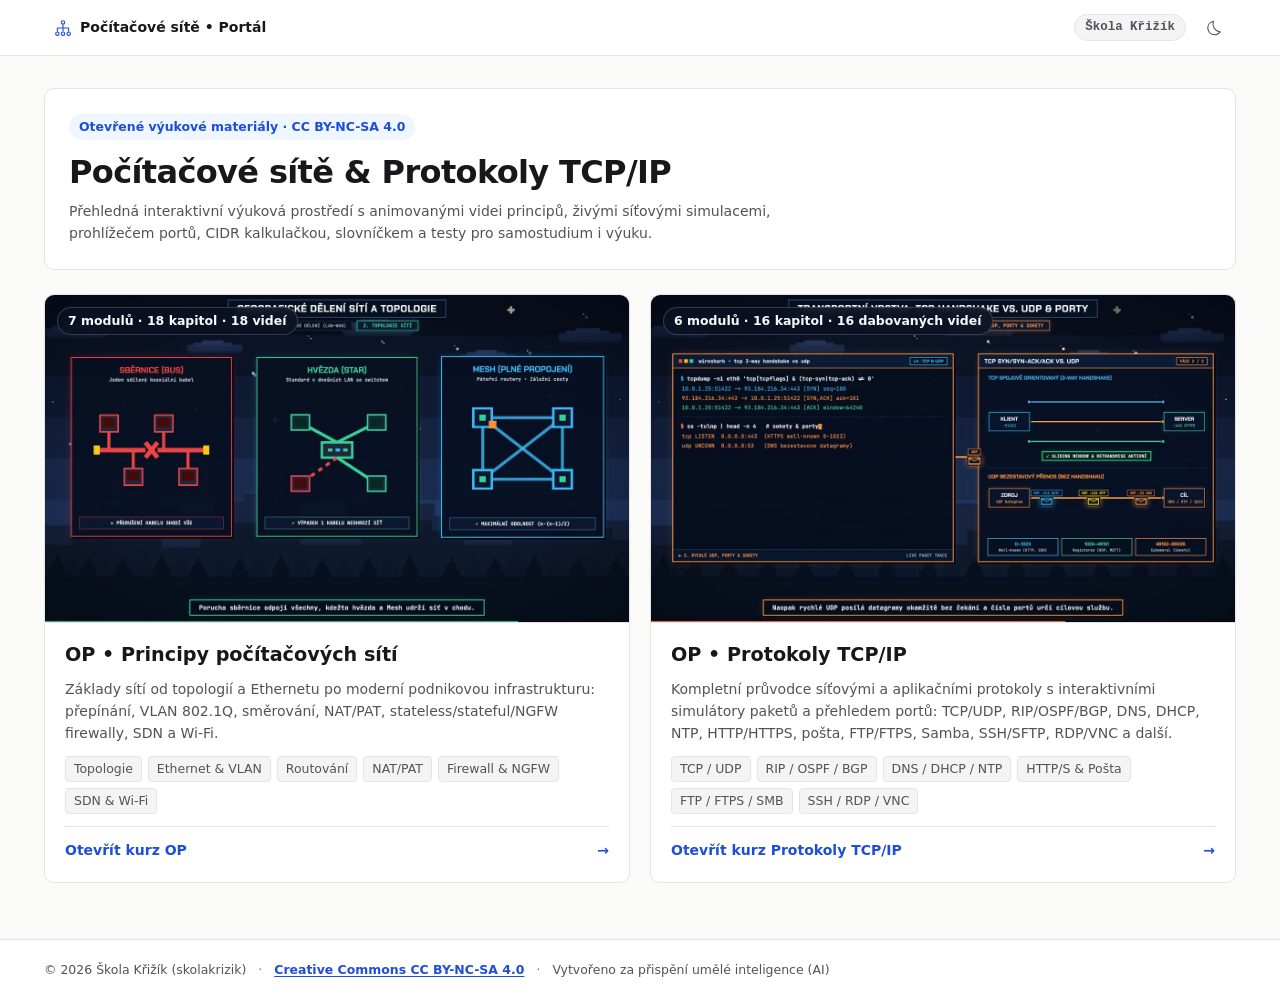
<file: index.html>
<!DOCTYPE html>
<html lang="cs">
<head>
  <meta charset="UTF-8" />
  <meta name="viewport" content="width=device-width, initial-scale=1.0" />
  <title>Počítačové sítě &amp; Protokoly TCP/IP • Škola Křižík</title>
  <meta name="description" content="Interaktivní výukový portál počítačových sítí a protokolů TCP/IP pod licencí Creative Commons CC BY-NC-SA 4.0." />
  <script>
    (function () {
      try {
        var t = window.localStorage.getItem('portal_theme') || window.localStorage.getItem('op4_theme') || window.localStorage.getItem('tcpip_theme');
        if (t === 'dark') {
          document.documentElement.setAttribute('data-theme', 'dark');
        }
      } catch (e) {}
    })();
  </script>
  <link rel="stylesheet" href="op/css/styles.css" />
  <style>
    .portal-main {
      max-width: var(--dashboard-max, 1240px);
      margin: 0 auto;
      padding: var(--space-8) var(--space-6) var(--space-6);
      min-height: calc(100vh - var(--topbar-height) - 108px);
    }

    .portal-hero {
      background-color: var(--bg-surface);
      border: 1px solid var(--border-subtle);
      border-radius: var(--radius-lg);
      padding: var(--space-6);
      margin-bottom: var(--space-6);
    }

    .portal-kicker {
      display: inline-flex;
      align-items: center;
      gap: 6px;
      padding: 3px 10px;
      border-radius: 999px;
      background-color: var(--accent-soft);
      color: var(--accent);
      font-size: var(--text-xs);
      font-weight: 600;
      margin-bottom: var(--space-3);
    }

    .portal-title {
      margin: 0 0 var(--space-2);
      font-size: clamp(1.45rem, 2.6vw, 2rem);
      font-weight: 700;
      letter-spacing: -0.02em;
      color: var(--text-primary);
    }

    .portal-subtitle {
      margin: 0;
      max-width: 760px;
      color: var(--text-secondary);
      font-size: var(--text-sm);
      line-height: 1.6;
    }

    .portal-grid {
      display: grid;
      grid-template-columns: repeat(2, minmax(0, 1fr));
      gap: var(--space-5);
    }

    .portal-card {
      display: flex;
      flex-direction: column;
      background-color: var(--bg-surface);
      border: 1px solid var(--border-subtle);
      border-radius: var(--radius-lg);
      overflow: hidden;
      text-decoration: none;
      color: inherit;
      transition: border-color 0.16s ease, box-shadow 0.16s ease, transform 0.16s ease;
    }

    .portal-card:hover {
      border-color: var(--accent);
      box-shadow: var(--shadow-hover);
      transform: translateY(-2px);
    }

    .portal-thumb {
      position: relative;
      aspect-ratio: 16 / 9;
      background-color: #091326;
      overflow: hidden;
      border-bottom: 1px solid var(--border-subtle);
    }

    .portal-thumb img {
      width: 100%;
      height: 100%;
      object-fit: cover;
      display: block;
    }

    .portal-thumb-badge {
      position: absolute;
      left: var(--space-3);
      top: var(--space-3);
      padding: 3px 10px;
      border-radius: 999px;
      background-color: rgba(10, 18, 35, 0.86);
      border: 1px solid rgba(255, 255, 255, 0.18);
      color: #f8fafc;
      font-size: var(--text-xs);
      font-weight: 600;
      backdrop-filter: blur(4px);
    }

    .portal-card-body {
      padding: var(--space-5);
      display: flex;
      flex-direction: column;
      gap: var(--space-3);
      flex: 1 1 auto;
    }

    .portal-card-title {
      margin: 0;
      font-size: 1.2rem;
      font-weight: 700;
      color: var(--text-primary);
    }

    .portal-card-desc {
      margin: 0;
      font-size: var(--text-sm);
      color: var(--text-secondary);
      line-height: 1.55;
      flex: 1 1 auto;
    }

    .portal-tags {
      display: flex;
      flex-wrap: wrap;
      gap: 6px;
    }

    .portal-tag {
      font-size: var(--text-xs);
      padding: 2px 8px;
      border-radius: var(--radius-sm);
      background-color: var(--bg-subtle);
      border: 1px solid var(--border-subtle);
      color: var(--text-secondary);
      font-weight: 500;
    }

    .portal-card-cta {
      display: flex;
      align-items: center;
      justify-content: space-between;
      padding-top: var(--space-3);
      border-top: 1px solid var(--border-subtle);
      font-size: var(--text-sm);
      font-weight: 600;
      color: var(--accent);
    }

    @media (max-width: 820px) {
      .portal-main {
        padding: var(--space-5) var(--space-4);
      }

      .portal-grid {
        grid-template-columns: 1fr;
      }
    }
  </style>
</head>
<body>
  <header class="topbar" role="banner">
    <div class="topbar-inner">
      <div class="topbar-left">
        <span class="brand-btn" style="cursor:default;">
          <span id="portal-brand-icon" class="brand-icon" aria-hidden="true"></span>
          <span class="brand-title">Počítačové sítě • Portál</span>
        </span>
      </div>
      <div class="topbar-right">
        <span class="topbar-progress-pill">Škola Křižík</span>
        <button
          type="button"
          id="portal-theme-toggle"
          class="icon-btn"
          aria-pressed="false"
          aria-label="Přepnout barevný režim"
          title="Přepnout světlý / tmavý režim"
        >
          <span id="portal-theme-icon" class="icon-slot" aria-hidden="true"></span>
        </button>
      </div>
    </div>
  </header>

  <main class="portal-main">
    <section class="portal-hero" aria-label="Úvod portálu">
      <div class="portal-kicker">Otevřené výukové materiály · CC BY-NC-SA 4.0</div>
      <h1 class="portal-title">Počítačové sítě &amp; Protokoly TCP/IP</h1>
      <p class="portal-subtitle">
        Přehledná interaktivní výuková prostředí s animovanými videi principů, živými síťovými simulacemi, prohlížečem portů, CIDR kalkulačkou, slovníčkem a testy pro samostudium i výuku.
      </p>
    </section>

    <section class="portal-grid" aria-label="Dostupné kurzy">
      <a class="portal-card" href="./op/">
        <div class="portal-thumb">
          <img src="./op/media/posters/topologies-lan-wan.jpg" alt="Náhled kurzu OP — Obecné principy počítačových sítí" loading="eager" />
          <span class="portal-thumb-badge">7 modulů · 18 kapitol · 18 videí</span>
        </div>
        <div class="portal-card-body">
          <h2 class="portal-card-title">OP • Principy počítačových sítí</h2>
          <p class="portal-card-desc">
            Základy sítí od topologií a Ethernetu po moderní podnikovou infrastrukturu: přepínání, VLAN 802.1Q, směrování, NAT/PAT, stateless/stateful/NGFW firewally, SDN a Wi-Fi.
          </p>
          <div class="portal-tags">
            <span class="portal-tag">Topologie</span>
            <span class="portal-tag">Ethernet &amp; VLAN</span>
            <span class="portal-tag">Routování</span>
            <span class="portal-tag">NAT/PAT</span>
            <span class="portal-tag">Firewall &amp; NGFW</span>
            <span class="portal-tag">SDN &amp; Wi-Fi</span>
          </div>
          <div class="portal-card-cta">
            <span>Otevřít kurz OP</span>
            <span id="cta-arrow-1" aria-hidden="true">→</span>
          </div>
        </div>
      </a>

      <a class="portal-card" href="./tcp-ip-protokoly/">
        <div class="portal-thumb">
          <img src="./tcp-ip-protokoly/media/posters/tcp-udp-handshake.jpg" alt="Náhled kurzu OP — Protokoly TCP/IP" loading="eager" />
          <span class="portal-thumb-badge">6 modulů · 16 kapitol · 16 dabovaných videí</span>
        </div>
        <div class="portal-card-body">
          <h2 class="portal-card-title">OP • Protokoly TCP/IP</h2>
          <p class="portal-card-desc">
            Kompletní průvodce síťovými a aplikačními protokoly s interaktivními simulátory paketů a přehledem portů: TCP/UDP, RIP/OSPF/BGP, DNS, DHCP, NTP, HTTP/HTTPS, pošta, FTP/FTPS, Samba, SSH/SFTP, RDP/VNC a další.
          </p>
          <div class="portal-tags">
            <span class="portal-tag">TCP / UDP</span>
            <span class="portal-tag">RIP / OSPF / BGP</span>
            <span class="portal-tag">DNS / DHCP / NTP</span>
            <span class="portal-tag">HTTP/S &amp; Pošta</span>
            <span class="portal-tag">FTP / FTPS / SMB</span>
            <span class="portal-tag">SSH / RDP / VNC</span>
          </div>
          <div class="portal-card-cta">
            <span>Otevřít kurz Protokoly TCP/IP</span>
            <span id="cta-arrow-2" aria-hidden="true">→</span>
          </div>
        </div>
      </a>
    </section>
  </main>

  <footer class="site-footer" role="contentinfo">
    <div class="site-footer-inner">
      <div class="site-footer-meta">
        <span>© 2026 Škola Křižík (skolakrizik)</span>
        <span class="site-footer-sep" aria-hidden="true">·</span>
        <a class="site-footer-link" href="https://creativecommons.org/licenses/by-nc-sa/4.0/deed.cs" target="_blank" rel="noopener noreferrer">Creative Commons CC BY-NC-SA 4.0</a>
        <span class="site-footer-sep" aria-hidden="true">·</span>
        <span>Vytvořeno za přispění umělé inteligence (AI)</span>
      </div>
    </div>
  </footer>

  <script src="op/js/carbon-icons.js"></script>
  <script>
    (function () {
      var brand = document.getElementById('portal-brand-icon');
      if (brand && window.CarbonIcons) {
        brand.innerHTML = window.CarbonIcons.render('network', { size: 18 });
      }
      var themeBtn = document.getElementById('portal-theme-toggle');
      var themeIcon = document.getElementById('portal-theme-icon');
      function syncThemeUi() {
        var dark = document.documentElement.getAttribute('data-theme') === 'dark';
        if (themeBtn) themeBtn.setAttribute('aria-pressed', dark ? 'true' : 'false');
        if (themeIcon && window.CarbonIcons) {
          themeIcon.innerHTML = window.CarbonIcons.render(dark ? 'sun' : 'moon', { size: 18 });
        }
      }
      syncThemeUi();
      if (themeBtn) {
        themeBtn.addEventListener('click', function () {
          var nextDark = document.documentElement.getAttribute('data-theme') !== 'dark';
          if (nextDark) document.documentElement.setAttribute('data-theme', 'dark');
          else document.documentElement.removeAttribute('data-theme');
          try {
            var val = nextDark ? 'dark' : 'light';
            window.localStorage.setItem('portal_theme', val);
            window.localStorage.setItem('op4_theme', val);
            window.localStorage.setItem('tcpip_theme', val);
          } catch (e) {}
          syncThemeUi();
        });
      }
    })();
  </script>
</body>
</html>
</file>
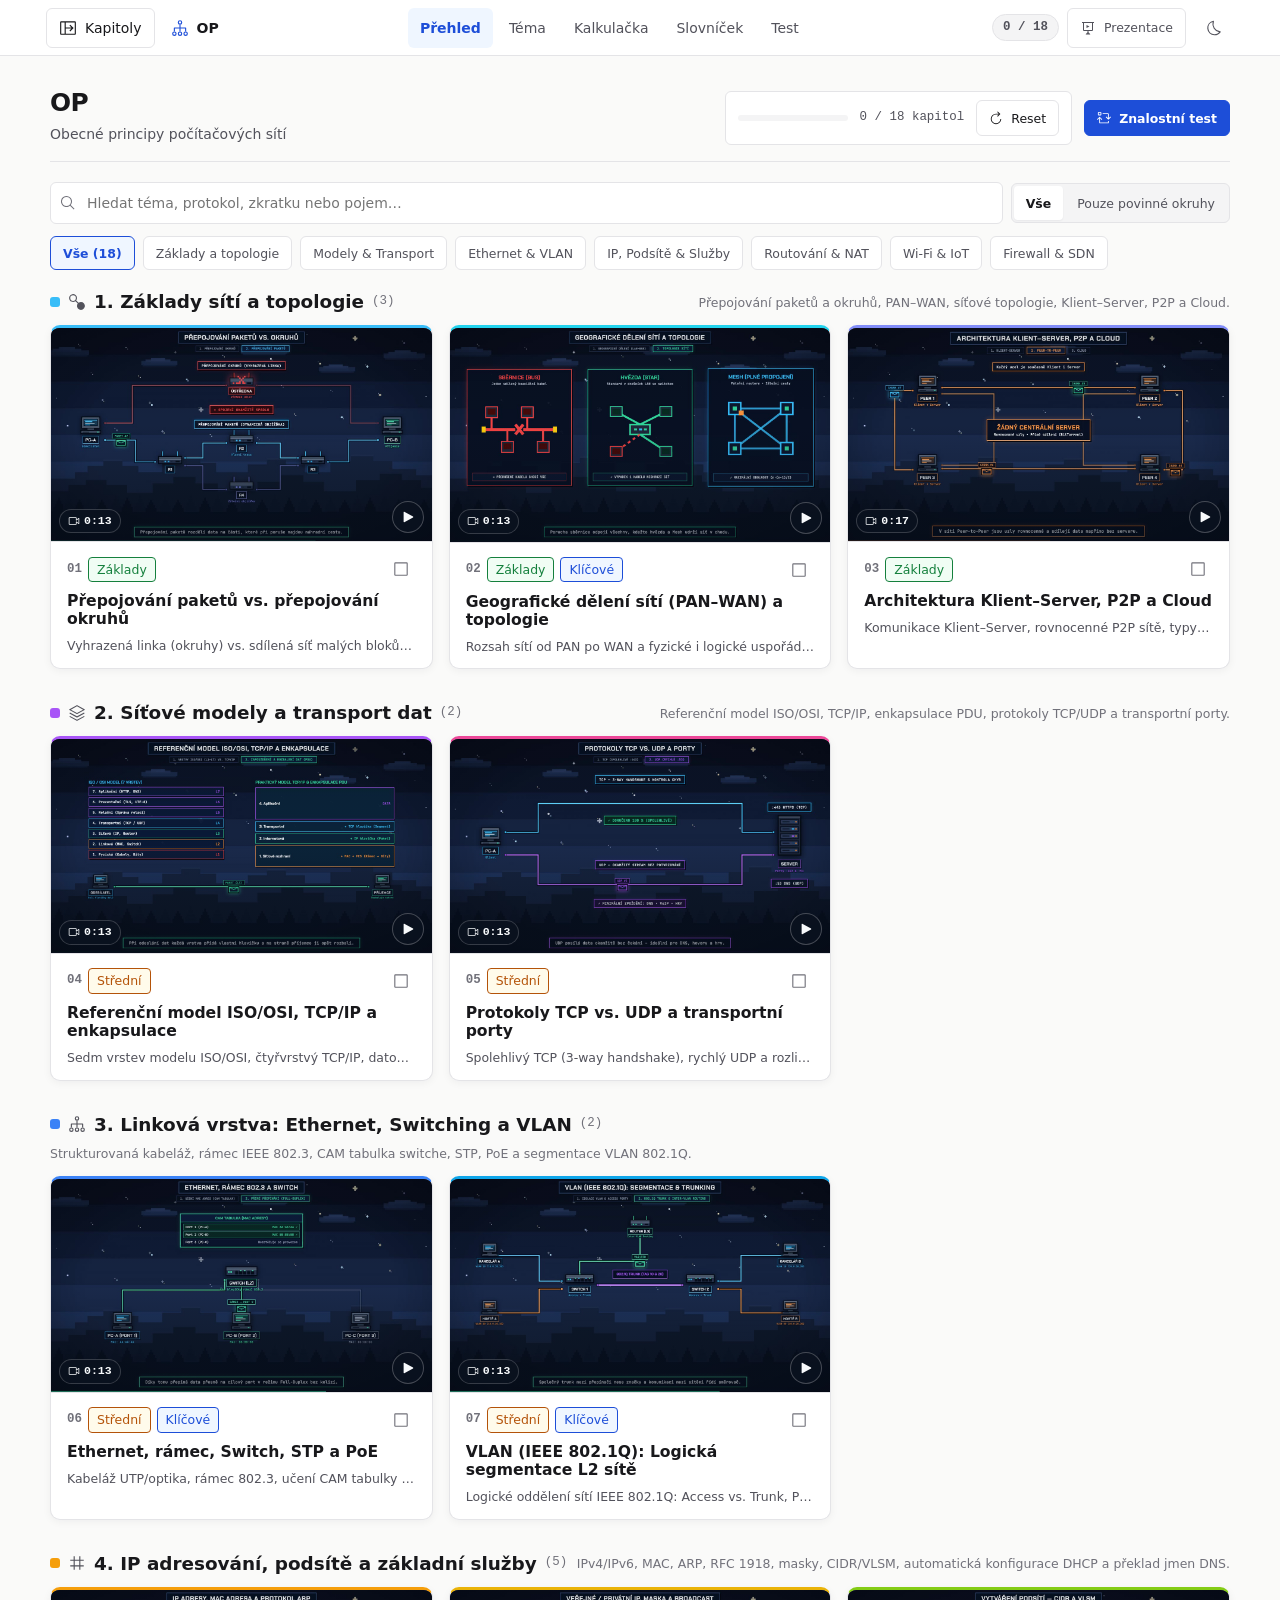
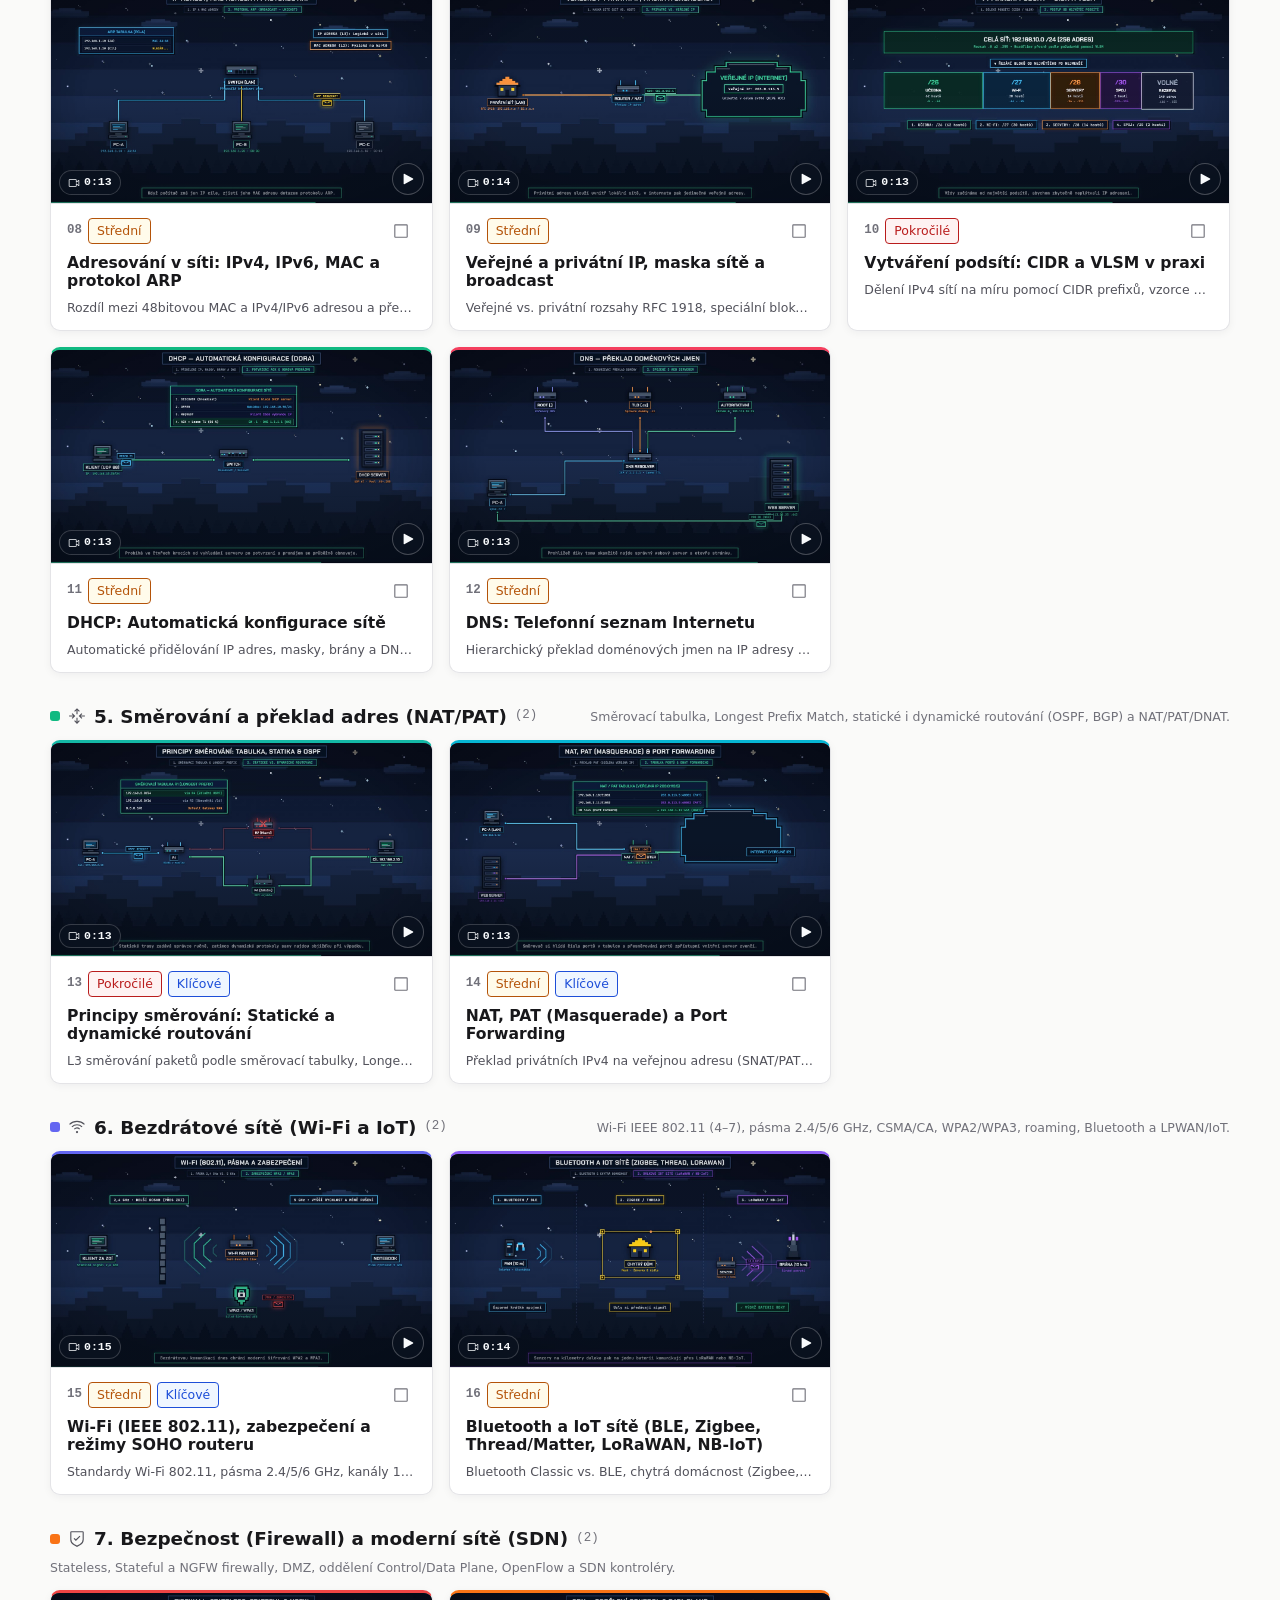
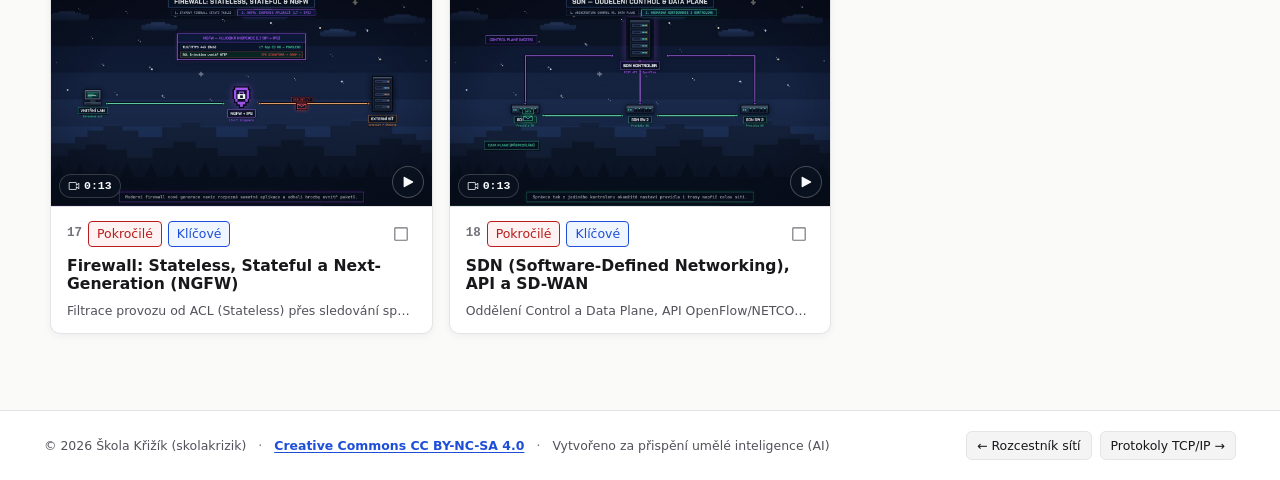
<file: op/index.html>
<!DOCTYPE html>
<html lang="cs">
<head>
  <meta charset="UTF-8" />
  <meta name="viewport" content="width=device-width, initial-scale=1.0" />
  <title>OP • Obecné principy počítačových sítí</title>
  <meta name="description" content="Přehledný výukový dashboard pro obecné principy počítačových sítí: topologie, Ethernet, VLAN, routování, NAT/PAT, firewall, SDN a Wi-Fi." />
  <script>
    (function () {
      try {
        var savedTheme = window.localStorage.getItem('op4_theme');
        if (savedTheme === 'dark') {
          document.documentElement.setAttribute('data-theme', 'dark');
        }
        var rawPrefs = window.localStorage.getItem('op4_prefs');
        if (rawPrefs) {
          var prefs = JSON.parse(rawPrefs);
          if (prefs && prefs.presentationMode === true) {
            document.documentElement.setAttribute('data-presentation', 'true');
          }
        }
      } catch (e) {
        /* localStorage může být v některých sandbox režimech nedostupný */
      }
    })();
  </script>
  <link rel="stylesheet" href="css/styles.css" />
</head>
<body>
  <a href="#view-root" class="skip-link">Přeskočit na obsah</a>

  <header class="topbar" role="banner">
    <div class="topbar-inner">
      <div class="topbar-left">
        <button
          type="button"
          id="drawer-toggle"
          class="btn-drawer-toggle"
          aria-expanded="false"
          aria-controls="topic-drawer"
          aria-label="Otevřít seznam kapitol"
        >
          <span id="drawer-toggle-icon" class="icon-slot" aria-hidden="true"></span>
          <span>Kapitoly</span>
        </button>

        <button type="button" class="brand-btn" data-nav="dashboard" aria-label="Přejít na přehled kapitol">
          <span id="brand-icon-slot" class="brand-icon" aria-hidden="true"></span>
          <span class="brand-title">OP</span>
        </button>
      </div>

      <nav class="main-nav" aria-label="Hlavní navigace">
        <button type="button" class="nav-link is-active" data-nav="dashboard">Přehled</button>
        <button type="button" class="nav-link" data-nav="topic">Téma</button>
        <button type="button" class="nav-link" data-nav="calc">Kalkulačka</button>
        <button type="button" class="nav-link" data-nav="glossary">Slovníček</button>
        <button type="button" class="nav-link" data-nav="test">Test</button>
      </nav>

      <div class="topbar-right">
        <span id="topbar-progress" class="topbar-progress-pill" aria-label="Celkový postup">0 / 18</span>
        <button
          type="button"
          id="presentation-toggle"
          class="btn-presentation-toggle"
          aria-pressed="false"
          aria-label="Přepnout prezentační režim"
          title="Přepnout prezentační / široký režim"
        >
          <span id="presentation-icon" class="icon-slot" aria-hidden="true"></span>
          <span class="btn-presentation-label">Prezentace</span>
        </button>
        <button
          type="button"
          id="theme-toggle"
          class="icon-btn"
          aria-pressed="false"
          aria-label="Přepnout barevný režim"
          title="Přepnout světlý / tmavý režim"
        >
          <span id="theme-icon" class="icon-slot" aria-hidden="true"></span>
        </button>
      </div>
    </div>
  </header>

  <aside id="topic-drawer" class="topic-drawer" aria-label="Seznam témat" hidden>
    <div class="drawer-head">
      <div>
        <div class="drawer-title">Témata OP</div>
        <div id="drawer-progress-text" class="drawer-sub">0 z 18 kapitol splněno</div>
      </div>
      <button type="button" id="drawer-close" class="icon-btn" aria-label="Zavřít seznam témat">
        <span id="drawer-close-icon" class="icon-slot" aria-hidden="true"></span>
      </button>
    </div>

    <div class="drawer-search">
      <span id="drawer-search-icon" class="drawer-search-icon" aria-hidden="true"></span>
      <input
        type="search"
        id="drawer-search-input"
        class="input drawer-search-input"
        placeholder="Najít téma…"
        aria-label="Najít téma v přehledu"
      />
      <button
        type="button"
        id="drawer-search-clear"
        class="drawer-search-clear"
        aria-label="Vymazat hledání"
        hidden
      >
        <span id="drawer-search-clear-icon" class="icon-slot" aria-hidden="true"></span>
      </button>
    </div>

    <div id="drawer-tree" class="drawer-tree" role="navigation" aria-label="Kapitoly podle okruhů"></div>
  </aside>

  <div id="drawer-overlay" class="drawer-overlay" hidden></div>

  <main id="view-root" class="page-main" tabindex="-1">
    <div class="state-box" role="status" aria-live="polite">
      <h1>Načítání…</h1>
      <p class="muted">OP — Připravuji přehled obecných principů počítačových sítí.</p>
    </div>
    <noscript>
      <div class="state-box">
        <h2>Vyžadován JavaScript</h2>
        <p>Pro interaktivní ukázky, trenažéry a kvízy prosím povolte JavaScript v prohlížeči.</p>
      </div>
    </noscript>
  </main>

  <footer class="site-footer" role="contentinfo">
    <div class="site-footer-inner">
      <div class="site-footer-meta">
        <span>© 2026 Škola Křižík (skolakrizik)</span>
        <span class="site-footer-sep" aria-hidden="true">·</span>
        <a class="site-footer-link" href="https://creativecommons.org/licenses/by-nc-sa/4.0/deed.cs" target="_blank" rel="noopener noreferrer">Creative Commons CC BY-NC-SA 4.0</a>
        <span class="site-footer-sep" aria-hidden="true">·</span>
        <span>Vytvořeno za přispění umělé inteligence (AI)</span>
      </div>
      <nav id="portal-footer-nav" class="site-footer-portal-nav" aria-label="Přepnutí kurzu" hidden>
        <a class="site-footer-nav-pill" href="../">← Rozcestník sítí</a>
        <a class="site-footer-nav-pill" href="../tcp-ip-protokoly/">Protokoly TCP/IP →</a>
      </nav>
    </div>
    <script>
      (function () {
        var p = window.location.pathname || '';
        var nav = document.getElementById('portal-footer-nav');
        if (nav && (p.indexOf('/op/') !== -1 || p.indexOf('/op4-basics/') !== -1 || p.indexOf('/tcp-ip-protokoly/') !== -1)) {
          nav.hidden = false;
        }
      })();
    </script>
  </footer>

  <nav class="mobile-bottom-nav" aria-label="Mobilní navigace">
    <button type="button" class="mobile-nav-btn is-active" data-nav="dashboard">
      <span class="mobile-nav-icon" data-mobile-icon="table-of-contents" aria-hidden="true"></span>
      <span>Přehled</span>
    </button>
    <button type="button" class="mobile-nav-btn" data-nav="topic">
      <span class="mobile-nav-icon" data-mobile-icon="education" aria-hidden="true"></span>
      <span>Téma</span>
    </button>
    <button type="button" class="mobile-nav-btn" data-nav="calc">
      <span class="mobile-nav-icon" data-mobile-icon="calculator--check" aria-hidden="true"></span>
      <span>CIDR</span>
    </button>
    <button type="button" class="mobile-nav-btn" data-nav="glossary">
      <span class="mobile-nav-icon" data-mobile-icon="data-dictionary" aria-hidden="true"></span>
      <span>Slovníček</span>
    </button>
    <button type="button" class="mobile-nav-btn" data-nav="test">
      <span class="mobile-nav-icon" data-mobile-icon="exam-mode" aria-hidden="true"></span>
      <span>Test</span>
    </button>
  </nav>

  <div id="app-modal" class="modal-backdrop" hidden role="dialog" aria-modal="true" aria-labelledby="modal-title">
    <div class="modal-dialog" role="document">
      <div class="modal-header">
        <div>
          <div id="modal-badge" class="modal-kicker">Slovníček</div>
          <h2 id="modal-title" class="modal-title">Pojem</h2>
        </div>
        <button type="button" id="modal-close" class="icon-btn" aria-label="Zavřít okno">
          <span id="modal-close-icon" class="icon-slot" aria-hidden="true"></span>
        </button>
      </div>
      <div id="modal-body" class="modal-body"></div>
      <div id="modal-footer" class="modal-footer"></div>
    </div>
  </div>

  <div id="toast-region" class="toast-region" aria-live="polite" aria-atomic="true"></div>

  <script src="js/carbon-icons.js"></script>
  <script src="js/data-part1.js"></script>
  <script src="js/data-part2.js"></script>
  <script src="js/data.js"></script>
  <script src="js/visuals.js"></script>
  <script src="js/app.js"></script>
</body>
</html>
</file>
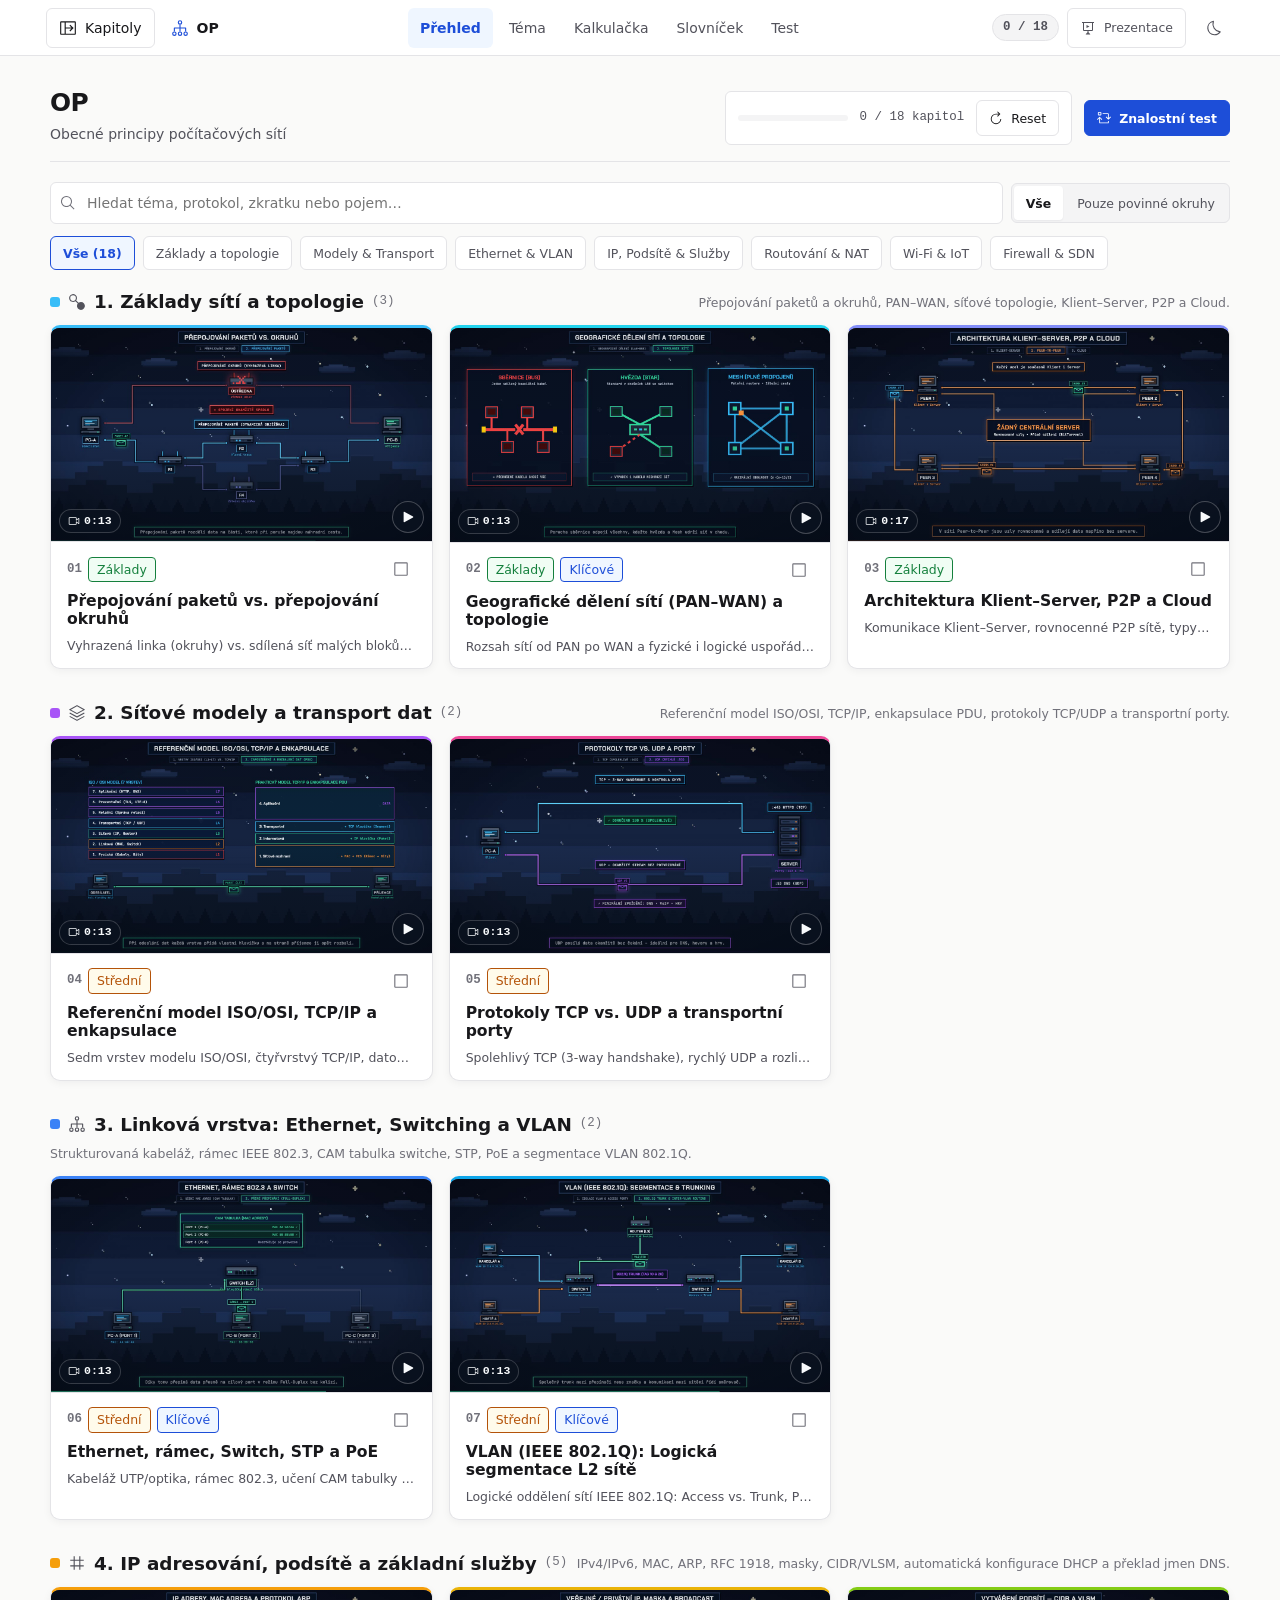
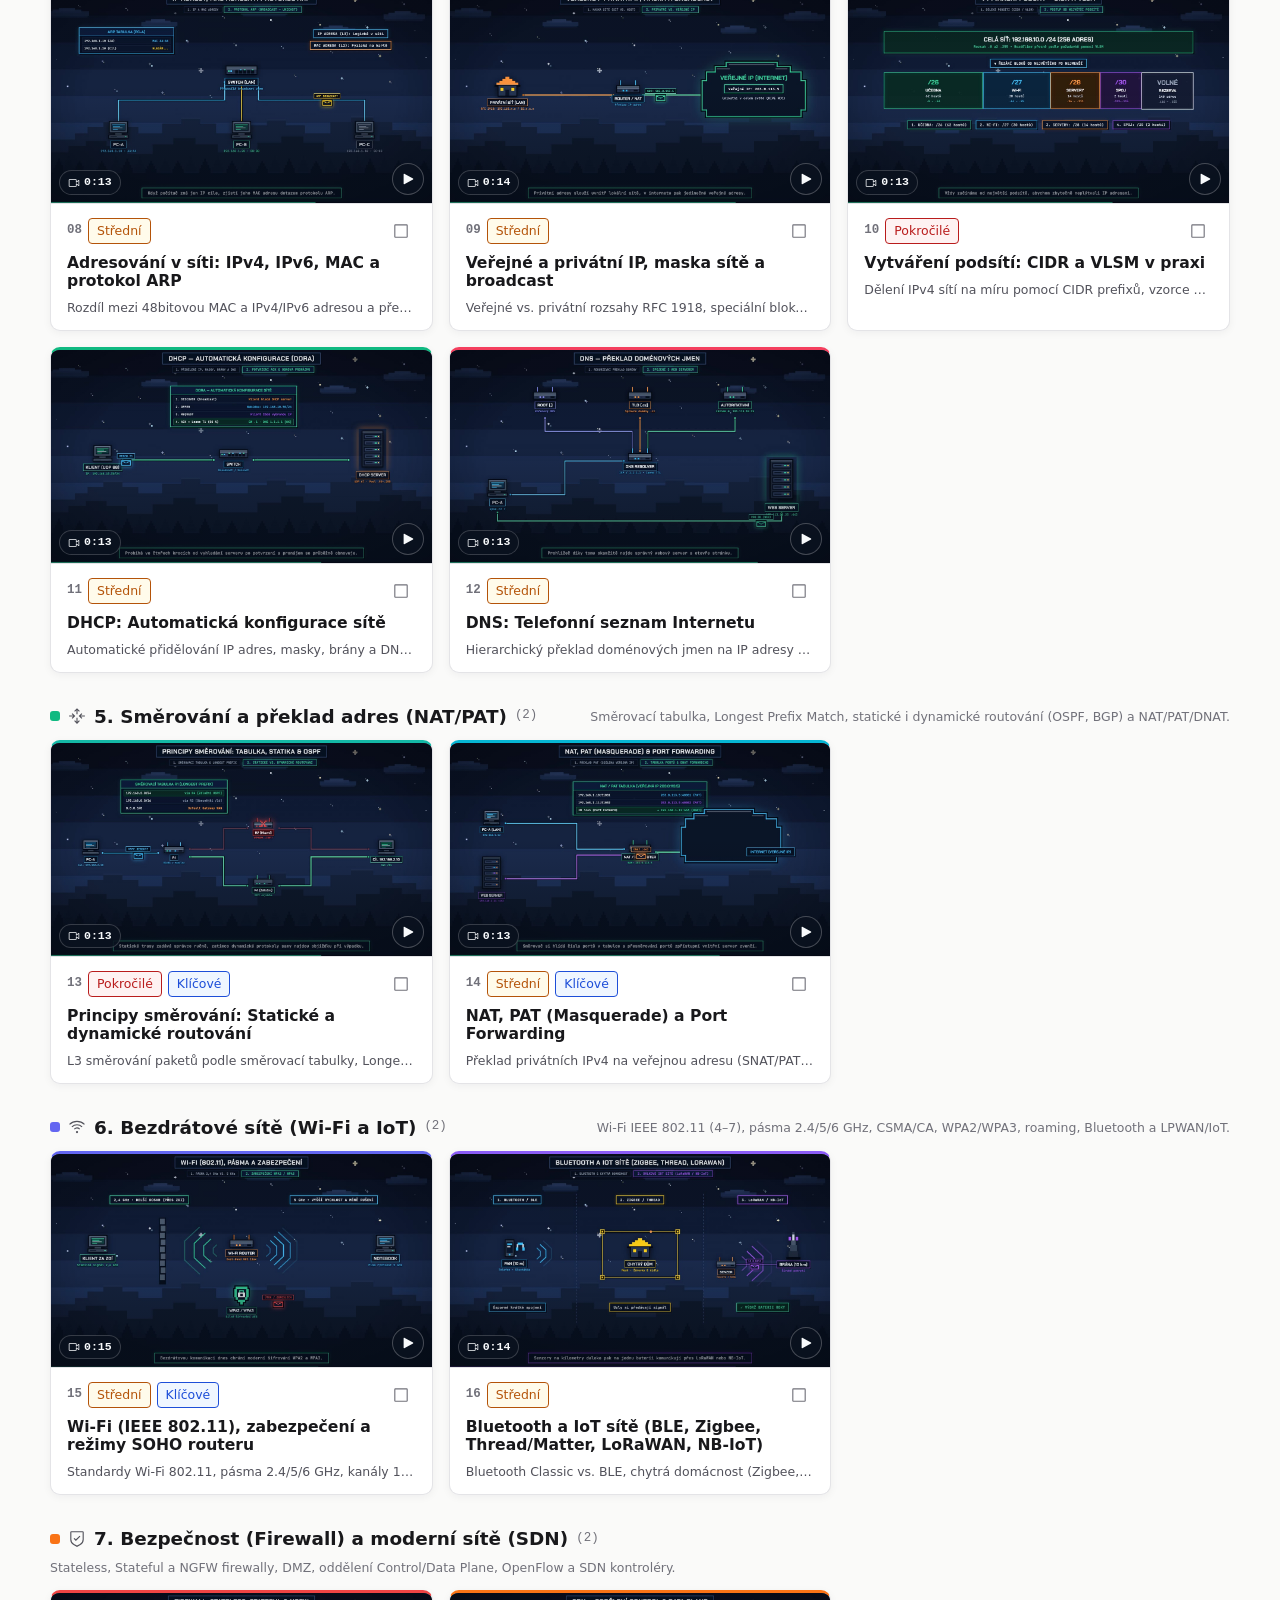
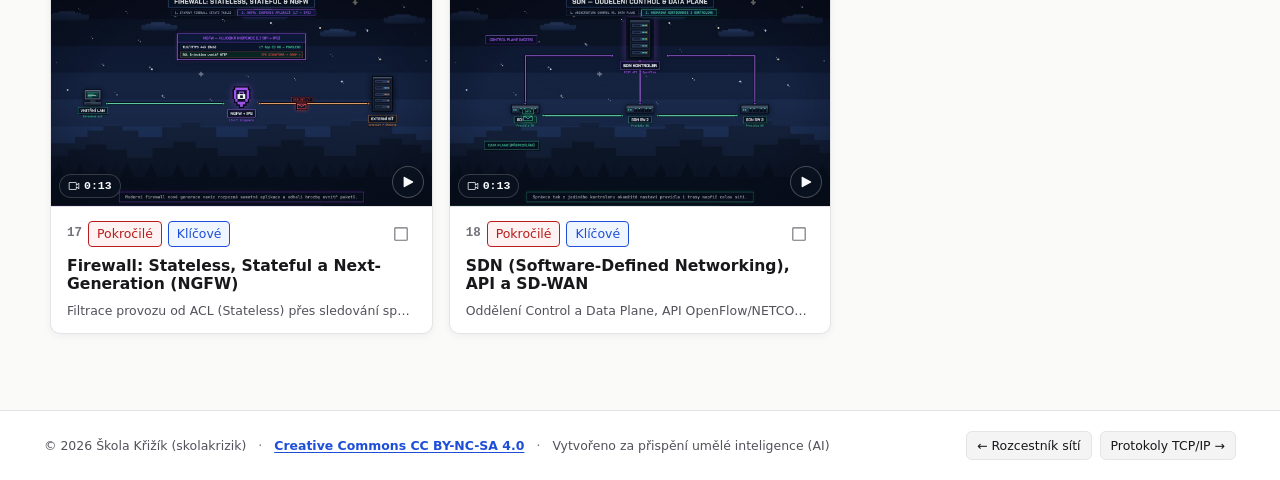
<file: op4-basics/index.html>
<!DOCTYPE html>
<html lang="cs">
<head>
  <meta charset="UTF-8" />
  <meta http-equiv="refresh" content="0; url=../op/" />
  <title>Přesměrování na OP</title>
  <script>window.location.replace('../op/' + (window.location.hash || ''));</script>
</head>
<body>
  <p>Kurz byl přesunut na <a href="../op/">OP • Principy počítačových sítí</a>.</p>
</body>
</html>
</file>
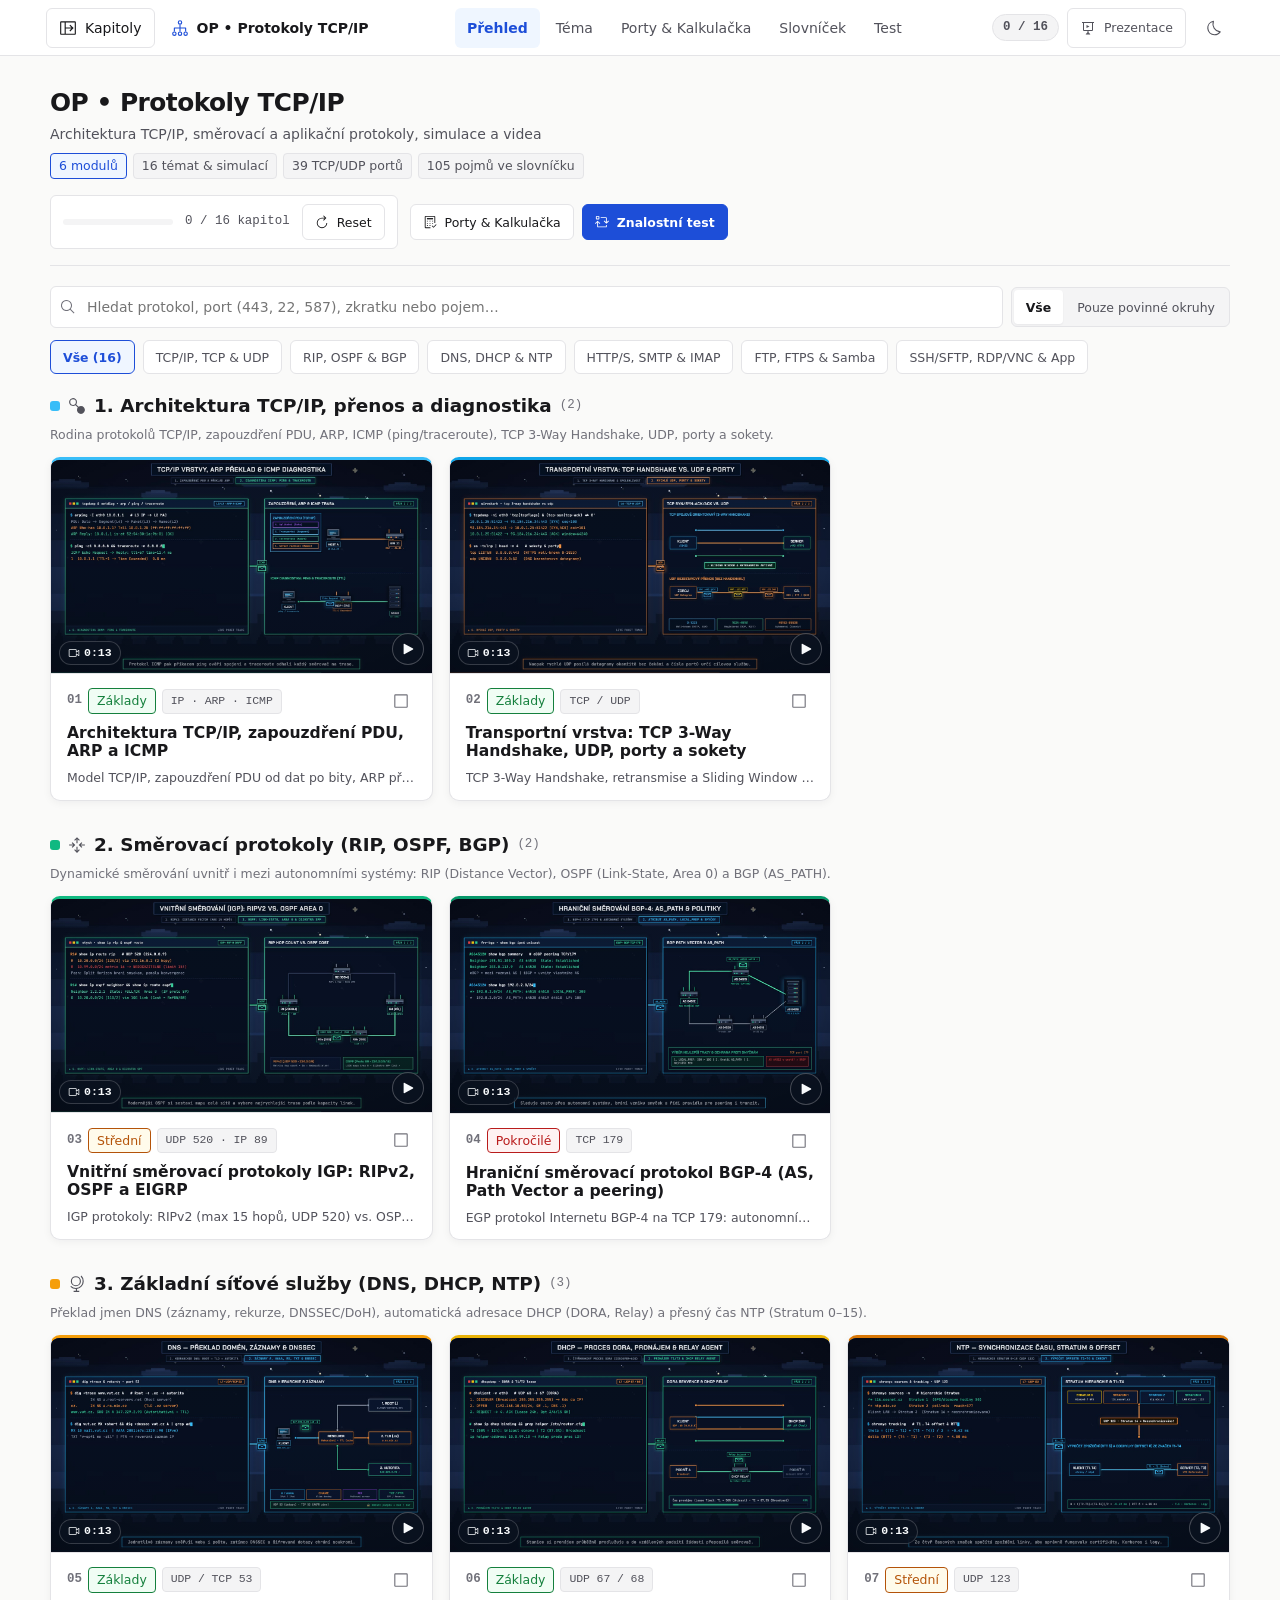
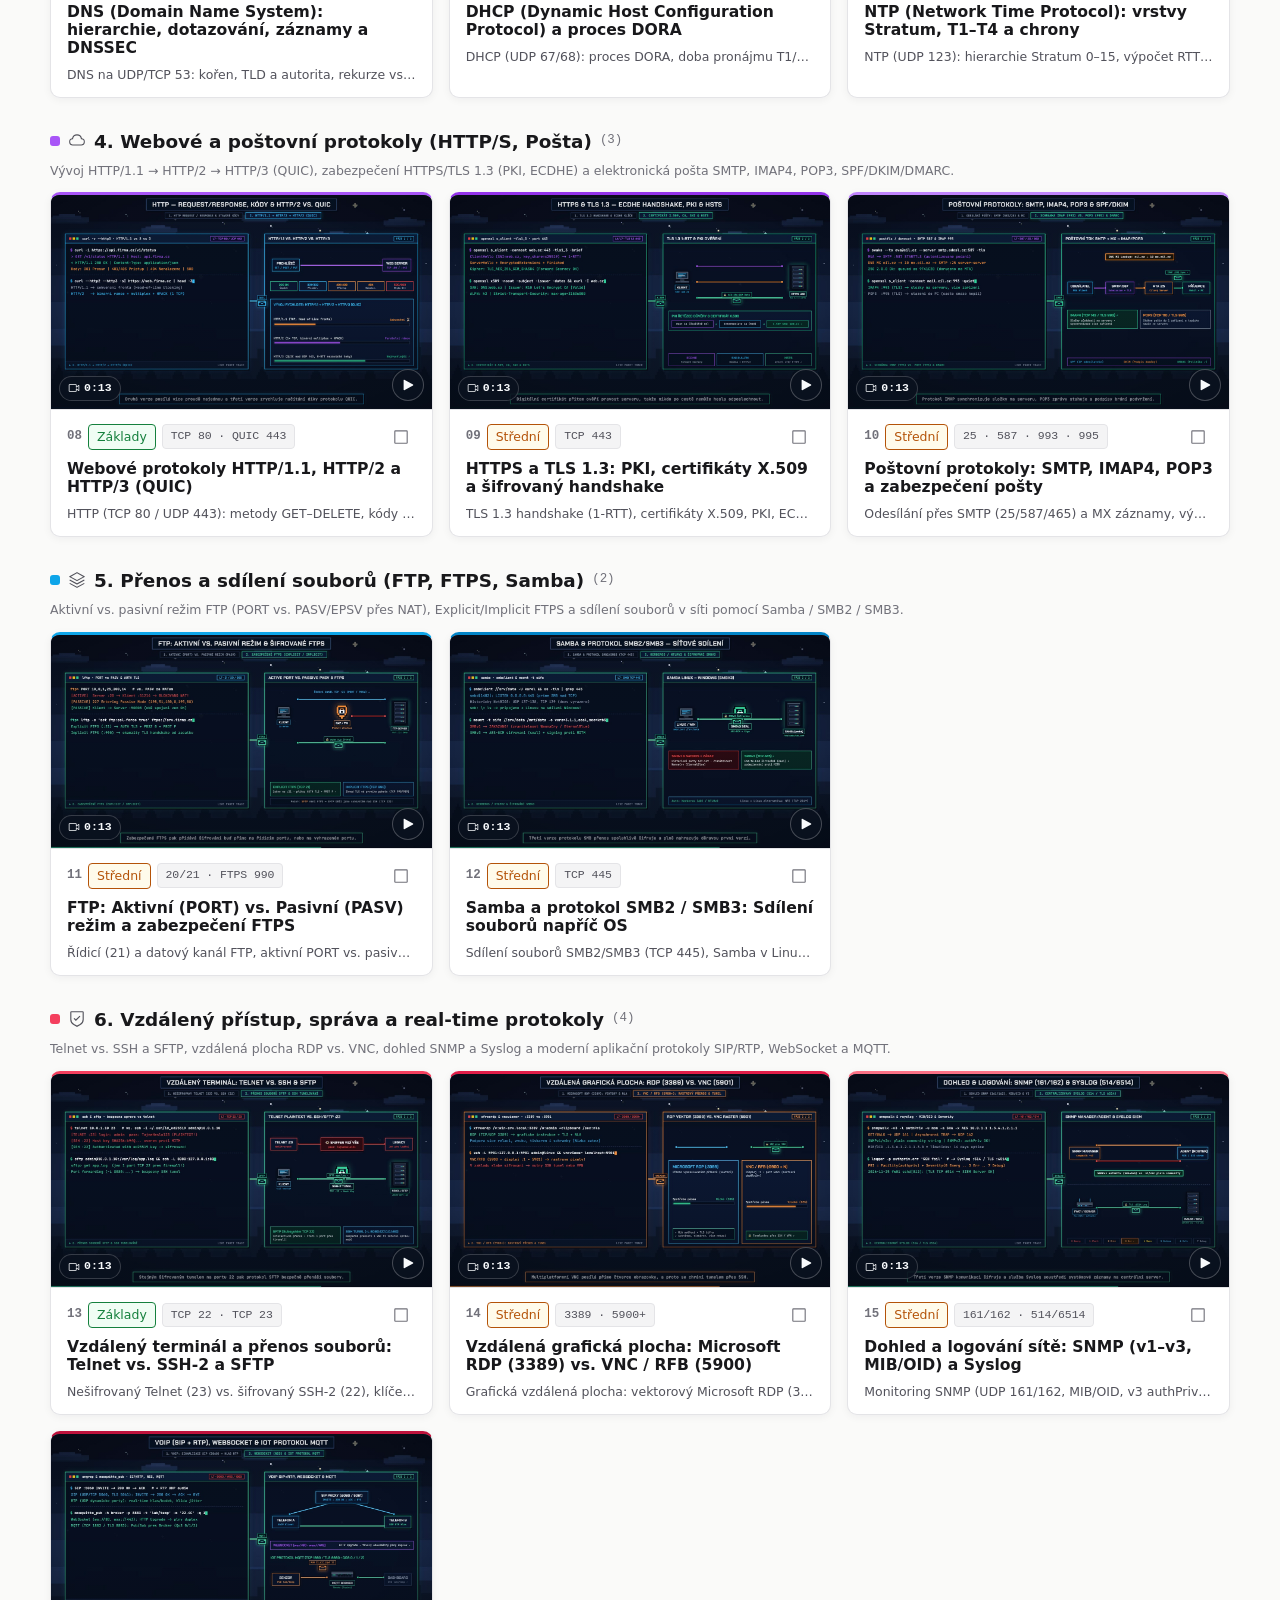
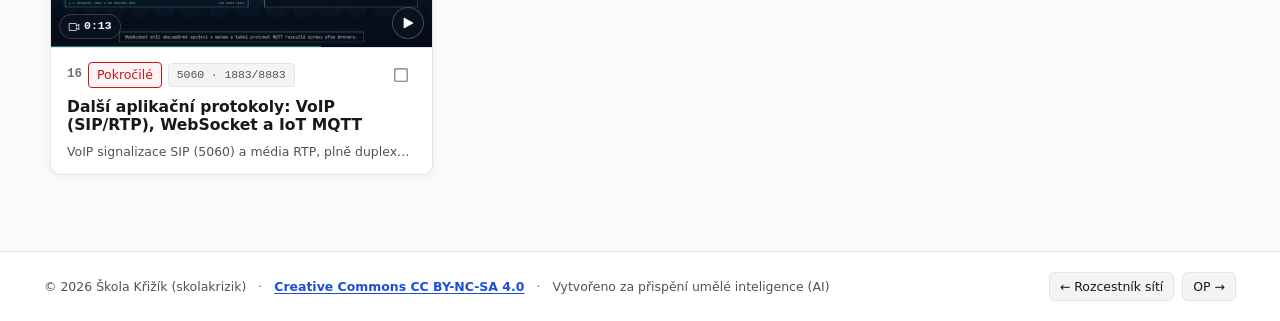
<file: tcp-ip-protokoly/index.html>
<!DOCTYPE html>
<html lang="cs">
<head>
  <meta charset="UTF-8" />
  <meta name="viewport" content="width=device-width, initial-scale=1.0" />
  <title>OP • Protokoly TCP/IP</title>
  <meta name="description" content="Přehledný interaktivní výukový dashboard pro protokoly TCP/IP: TCP/UDP, RIP/OSPF/BGP, DNS, DHCP, NTP, HTTP/HTTPS, SMTP/IMAP/POP3, FTP/FTPS, Samba/SMB, SSH/Telnet/SFTP, RDP/VNC, SNMP/Syslog a aplikační protokoly." />
  <script>
    (function () {
      try {
        var savedTheme = window.localStorage.getItem('tcpip_theme');
        if (savedTheme === 'dark') {
          document.documentElement.setAttribute('data-theme', 'dark');
        }
        var rawPrefs = window.localStorage.getItem('tcpip_prefs');
        if (rawPrefs) {
          var prefs = JSON.parse(rawPrefs);
          if (prefs && prefs.presentationMode === true) {
            document.documentElement.setAttribute('data-presentation', 'true');
          }
        }
      } catch (e) {
        /* localStorage může být v některých sandbox režimech nedostupný */
      }
    })();
  </script>
  <link rel="stylesheet" href="css/styles.css" />
</head>
<body>
  <a href="#view-root" class="skip-link">Přeskočit na obsah</a>

  <header class="topbar" role="banner">
    <div class="topbar-inner">
      <div class="topbar-left">
        <button
          type="button"
          id="drawer-toggle"
          class="btn-drawer-toggle"
          aria-expanded="false"
          aria-controls="topic-drawer"
          aria-label="Otevřít seznam kapitol"
        >
          <span id="drawer-toggle-icon" class="icon-slot" aria-hidden="true"></span>
          <span>Kapitoly</span>
        </button>

        <button type="button" class="brand-btn" data-nav="dashboard" aria-label="Přejít na přehled kapitol">
          <span id="brand-icon-slot" class="brand-icon" aria-hidden="true"></span>
          <span class="brand-title">OP • Protokoly TCP/IP</span>
        </button>
      </div>

      <nav class="main-nav" aria-label="Hlavní navigace">
        <button type="button" class="nav-link is-active" data-nav="dashboard">Přehled</button>
        <button type="button" class="nav-link" data-nav="topic">Téma</button>
        <button type="button" class="nav-link" data-nav="calc">Porty &amp; Kalkulačka</button>
        <button type="button" class="nav-link" data-nav="glossary">Slovníček</button>
        <button type="button" class="nav-link" data-nav="test">Test</button>
      </nav>

      <div class="topbar-right">
        <span id="topbar-progress" class="topbar-progress-pill" aria-label="Celkový postup">0 / 16</span>
        <button
          type="button"
          id="presentation-toggle"
          class="btn-presentation-toggle"
          aria-pressed="false"
          aria-label="Přepnout prezentační režim"
          title="Přepnout prezentační / široký režim"
        >
          <span id="presentation-icon" class="icon-slot" aria-hidden="true"></span>
          <span class="btn-presentation-label">Prezentace</span>
        </button>
        <button
          type="button"
          id="theme-toggle"
          class="icon-btn"
          aria-pressed="false"
          aria-label="Přepnout barevný režim"
          title="Přepnout světlý / tmavý režim"
        >
          <span id="theme-icon" class="icon-slot" aria-hidden="true"></span>
        </button>
      </div>
    </div>
  </header>

  <aside id="topic-drawer" class="topic-drawer" aria-label="Seznam témat" hidden>
    <div class="drawer-head">
      <div>
        <div class="drawer-title">Témata Protokolů TCP/IP</div>
        <div id="drawer-progress-text" class="drawer-sub">0 z 16 kapitol splněno</div>
      </div>
      <button type="button" id="drawer-close" class="icon-btn" aria-label="Zavřít seznam témat">
        <span id="drawer-close-icon" class="icon-slot" aria-hidden="true"></span>
      </button>
    </div>

    <div class="drawer-search">
      <span id="drawer-search-icon" class="drawer-search-icon" aria-hidden="true"></span>
      <input
        type="search"
        id="drawer-search-input"
        class="input drawer-search-input"
        placeholder="Najít protokol nebo port…"
        aria-label="Najít téma v přehledu"
      />
      <button
        type="button"
        id="drawer-search-clear"
        class="drawer-search-clear"
        aria-label="Vymazat hledání"
        hidden
      >
        <span id="drawer-search-clear-icon" class="icon-slot" aria-hidden="true"></span>
      </button>
    </div>

    <div id="drawer-tree" class="drawer-tree" role="navigation" aria-label="Kapitoly podle okruhů"></div>
  </aside>

  <div id="drawer-overlay" class="drawer-overlay" hidden></div>

  <main id="view-root" class="page-main" tabindex="-1">
    <div class="state-box" role="status" aria-live="polite">
      <h1>Načítání…</h1>
      <p class="muted">OP • Protokoly TCP/IP — Připravuji simulace, videa a přehled protokolů.</p>
    </div>
    <noscript>
      <div class="state-box">
        <h2>Vyžadován JavaScript</h2>
        <p>Pro interaktivní simulace, prohlížeč portů a kvízy prosím povolte JavaScript v prohlížeči.</p>
      </div>
    </noscript>
  </main>

  <footer class="site-footer" role="contentinfo">
    <div class="site-footer-inner">
      <div class="site-footer-meta">
        <span>© 2026 Škola Křižík (skolakrizik)</span>
        <span class="site-footer-sep" aria-hidden="true">·</span>
        <a class="site-footer-link" href="https://creativecommons.org/licenses/by-nc-sa/4.0/deed.cs" target="_blank" rel="noopener noreferrer">Creative Commons CC BY-NC-SA 4.0</a>
        <span class="site-footer-sep" aria-hidden="true">·</span>
        <span>Vytvořeno za přispění umělé inteligence (AI)</span>
      </div>
      <nav id="portal-footer-nav" class="site-footer-portal-nav" aria-label="Přepnutí kurzu" hidden>
        <a class="site-footer-nav-pill" href="../">← Rozcestník sítí</a>
        <a class="site-footer-nav-pill" href="../op/">OP →</a>
      </nav>
    </div>
    <script>
      (function () {
        var p = window.location.pathname || '';
        var nav = document.getElementById('portal-footer-nav');
        if (nav && (p.indexOf('/op/') !== -1 || p.indexOf('/op4-basics/') !== -1 || p.indexOf('/tcp-ip-protokoly/') !== -1)) {
          nav.hidden = false;
        }
      })();
    </script>
  </footer>

  <nav class="mobile-bottom-nav" aria-label="Mobilní navigace">
    <button type="button" class="mobile-nav-btn is-active" data-nav="dashboard">
      <span class="mobile-nav-icon" data-mobile-icon="table-of-contents" aria-hidden="true"></span>
      <span>Přehled</span>
    </button>
    <button type="button" class="mobile-nav-btn" data-nav="topic">
      <span class="mobile-nav-icon" data-mobile-icon="education" aria-hidden="true"></span>
      <span>Téma</span>
    </button>
    <button type="button" class="mobile-nav-btn" data-nav="calc">
      <span class="mobile-nav-icon" data-mobile-icon="calculator--check" aria-hidden="true"></span>
      <span>Porty</span>
    </button>
    <button type="button" class="mobile-nav-btn" data-nav="glossary">
      <span class="mobile-nav-icon" data-mobile-icon="data-dictionary" aria-hidden="true"></span>
      <span>Slovníček</span>
    </button>
    <button type="button" class="mobile-nav-btn" data-nav="test">
      <span class="mobile-nav-icon" data-mobile-icon="exam-mode" aria-hidden="true"></span>
      <span>Test</span>
    </button>
  </nav>

  <div id="app-modal" class="modal-backdrop" hidden role="dialog" aria-modal="true" aria-labelledby="modal-title">
    <div class="modal-dialog" role="document">
      <div class="modal-header">
        <div>
          <div id="modal-badge" class="modal-kicker">Slovníček</div>
          <h2 id="modal-title" class="modal-title">Pojem</h2>
        </div>
        <button type="button" id="modal-close" class="icon-btn" aria-label="Zavřít okno">
          <span id="modal-close-icon" class="icon-slot" aria-hidden="true"></span>
        </button>
      </div>
      <div id="modal-body" class="modal-body"></div>
      <div id="modal-footer" class="modal-footer"></div>
    </div>
  </div>

  <div id="toast-region" class="toast-region" aria-live="polite" aria-atomic="true"></div>

  <script src="js/carbon-icons.js"></script>
  <script src="js/data-part1.js"></script>
  <script src="js/data-part2.js"></script>
  <script src="js/data.js"></script>
  <script src="js/visuals.js"></script>
  <script src="js/app.js"></script>
</body>
</html>
</file>
<file: op/css/styles.css>
/* ==========================================================================
   OP4 basics • Obecné principy počítačových sítí
   Design systém (světlý výchozí / [data-theme="dark"] / [data-presentation="true"])
   ========================================================================== */

:root {
  /* Barvy – světlý vzdušný základ */
  --bg-canvas: #fafaf9;
  --bg-surface: #ffffff;
  --bg-subtle: #f4f4f5;
  --bg-hover: #eceef2;
  --bg-terminal: #14161a;

  --border-subtle: #e4e4e7;
  --border-strong: #a1a1aa;

  --text-primary: #18181b;
  --text-secondary: #52525b;
  --text-muted: #71717a;

  --accent: #1d4ed8;
  --accent-ink: #ffffff;
  --accent-soft: #eff6ff;

  --ok: #15803d;
  --ok-soft: #f0fdf4;
  --warn: #b45309;
  --warn-soft: #fffbeb;
  --danger: #b91c1c;
  --danger-soft: #fef2f2;

  /* Kompatibilní aliasy pro InteractiveLabs v visuals.js */
  --accent-cyan: var(--accent);
  --accent-emerald: var(--ok);
  --accent-amber: var(--warn);
  --accent-rose: var(--danger);
  --accent-violet: #6d28d9;

  /* Stíny */
  --shadow-sm: 0 1px 2px rgba(15, 23, 42, 0.05);
  --shadow-card: 0 2px 8px rgba(15, 23, 42, 0.05);
  --shadow-hover: 0 8px 20px rgba(15, 23, 42, 0.08);

  /* Typografie (100% systémové fonty) */
  --font-sans: -apple-system, BlinkMacSystemFont, "Segoe UI", system-ui, Roboto, "Helvetica Neue", Arial, sans-serif;
  --font-mono: ui-monospace, "SFMono-Regular", Menlo, Monaco, Consolas, monospace;

  --text-xs: 0.78rem;
  --text-sm: 0.875rem;
  --text-base: 0.975rem;
  --text-lg: 1.15rem;
  --text-xl: 1.55rem;

  /* Mezery */
  --space-1: 0.25rem;
  --space-2: 0.5rem;
  --space-3: 0.75rem;
  --space-4: 1rem;
  --space-5: 1.25rem;
  --space-6: 1.5rem;
  --space-8: 2rem;
  --space-10: 2.75rem;

  /* Hrany a rozměry */
  --radius-sm: 4px;
  --radius-md: 6px;
  --radius-lg: 10px;
  --topbar-height: 56px;
  --bottom-nav-height: 58px;
  --dash-max: 1220px;
  --content-max: 920px;
}

[data-theme="dark"] {
  --bg-canvas: #111214;
  --bg-surface: #18191c;
  --bg-subtle: #202226;
  --bg-hover: #27292e;
  --bg-terminal: #0c0d10;

  --border-subtle: #27272a;
  --border-strong: #52525b;

  --text-primary: #f4f4f5;
  --text-secondary: #a1a1aa;
  --text-muted: #9ca3af;

  --accent: #60a5fa;
  --accent-ink: #0a1424;
  --accent-soft: rgba(96, 165, 250, 0.14);

  --ok: #4ade80;
  --ok-soft: rgba(74, 222, 128, 0.12);
  --warn: #fbbf24;
  --warn-soft: rgba(251, 191, 36, 0.12);
  --danger: #f87171;
  --danger-soft: rgba(248, 113, 113, 0.13);
  --accent-violet: #a78bfa;

  --shadow-sm: 0 1px 3px rgba(0, 0, 0, 0.3);
  --shadow-card: 0 4px 12px rgba(0, 0, 0, 0.28);
  --shadow-hover: 0 10px 24px rgba(0, 0, 0, 0.42);
}

[data-presentation="true"] {
  --content-max: min(1320px, 96vw);
  --dash-max: min(1400px, 96vw);
  --text-base: 1.05rem;
  --text-lg: 1.22rem;
  --text-xl: 1.75rem;
}

/* ==========================================================================
   Reset & Základ
   ========================================================================== */
*, *::before, *::after {
  box-sizing: border-box;
}

html, body {
  margin: 0;
  padding: 0;
  max-width: 100%;
  overflow-x: clip;
  background-color: var(--bg-canvas);
  color: var(--text-primary);
  font-family: var(--font-sans);
  font-size: 16px;
  line-height: 1.6;
  -webkit-font-smoothing: antialiased;
}

h1, h2, h3, h4 {
  margin: 0;
  line-height: 1.25;
  color: var(--text-primary);
  font-weight: 650;
}

p {
  margin: 0 0 var(--space-3) 0;
}

ul, ol {
  margin: 0;
  padding-left: var(--space-5);
}

code, pre, .mono {
  font-family: var(--font-mono);
}

img, svg, canvas, video {
  max-width: 100%;
}

button, input, select {
  font-family: inherit;
  font-size: inherit;
  color: inherit;
}

button {
  cursor: pointer;
  border: none;
  background: none;
  padding: 0;
}

:focus-visible {
  outline: 2px solid var(--accent);
  outline-offset: 2px;
}

[hidden] {
  display: none !important;
}

.carbon-icon {
  display: block;
  flex-shrink: 0;
}

.icon-slot {
  display: inline-flex;
  align-items: center;
  justify-content: center;
  flex-shrink: 0;
}

.inline-icon-label {
  display: inline-flex;
  align-items: center;
  gap: var(--space-2);
}

.muted {
  color: var(--text-muted);
}

.skip-link {
  position: absolute;
  top: -120px;
  left: var(--space-4);
  z-index: 999;
  padding: var(--space-2) var(--space-4);
  background: var(--accent);
  color: var(--accent-ink);
  font-weight: 600;
  border-radius: var(--radius-sm);
  text-decoration: none;
}

.skip-link:focus {
  top: var(--space-3);
}

/* ==========================================================================
   Horní lišta (Topbar)
   ========================================================================== */
.topbar {
  position: sticky;
  top: 0;
  z-index: 100;
  height: var(--topbar-height);
  background-color: var(--bg-surface);
  border-bottom: 1px solid var(--border-subtle);
}

.topbar-inner {
  max-width: var(--dash-max);
  height: 100%;
  margin: 0 auto;
  padding: 0 var(--space-4);
  display: flex;
  align-items: center;
  justify-content: space-between;
  gap: var(--space-2);
}

.topbar-left {
  display: flex;
  align-items: center;
  gap: var(--space-2);
  min-width: 0;
}

.btn-drawer-toggle {
  display: inline-flex;
  align-items: center;
  gap: var(--space-2);
  min-height: 40px;
  padding: var(--space-1) var(--space-3);
  border: 1px solid var(--border-subtle);
  border-radius: var(--radius-md);
  background-color: var(--bg-surface);
  font-size: var(--text-sm);
  font-weight: 500;
  color: var(--text-primary);
  white-space: nowrap;
}

.btn-drawer-toggle:hover {
  background-color: var(--bg-hover);
  border-color: var(--border-strong);
}

.brand-btn {
  display: inline-flex;
  align-items: center;
  gap: var(--space-2);
  min-height: 40px;
  padding: var(--space-1) var(--space-2);
  border-radius: var(--radius-md);
  color: var(--text-primary);
  min-width: 0;
}

.brand-btn:hover {
  background-color: var(--bg-hover);
}

.brand-icon {
  display: inline-flex;
  color: var(--accent);
}

.brand-title {
  font-size: var(--text-sm);
  font-weight: 700;
  white-space: nowrap;
}

.main-nav {
  display: flex;
  align-items: center;
  gap: var(--space-1);
}

.nav-link {
  min-height: 40px;
  padding: var(--space-1) var(--space-3);
  border-radius: var(--radius-md);
  font-size: var(--text-sm);
  font-weight: 500;
  color: var(--text-secondary);
  white-space: nowrap;
}

.nav-link:hover {
  color: var(--text-primary);
  background-color: var(--bg-hover);
}

.nav-link.is-active {
  color: var(--accent);
  background-color: var(--accent-soft);
  font-weight: 600;
}

.topbar-right {
  display: flex;
  align-items: center;
  gap: var(--space-2);
  flex-shrink: 0;
}

.topbar-progress-pill {
  font-family: var(--font-mono);
  font-size: var(--text-xs);
  font-weight: 600;
  color: var(--text-secondary);
  background-color: var(--bg-subtle);
  border: 1px solid var(--border-subtle);
  border-radius: 999px;
  padding: 3px 10px;
  white-space: nowrap;
}

.btn-presentation-toggle {
  display: inline-flex;
  align-items: center;
  gap: var(--space-2);
  min-height: 40px;
  padding: var(--space-1) var(--space-3);
  border: 1px solid var(--border-subtle);
  border-radius: var(--radius-md);
  background-color: var(--bg-surface);
  font-size: var(--text-xs);
  font-weight: 500;
  color: var(--text-secondary);
  white-space: nowrap;
}

.btn-presentation-toggle:hover {
  background-color: var(--bg-hover);
  color: var(--text-primary);
  border-color: var(--border-strong);
}

.btn-presentation-toggle.is-active {
  background-color: var(--accent-soft);
  color: var(--accent);
  border-color: var(--accent);
  font-weight: 600;
}

[data-presentation="true"] .topbar-progress-pill,
[data-presentation="true"] .topic-crumb {
  display: none;
}

/* ==========================================================================
   Vysouvací šuplík kapitol (Topic Drawer)
   ========================================================================== */
.topic-drawer {
  position: fixed;
  top: 0;
  left: 0;
  bottom: 0;
  width: min(350px, 90vw);
  z-index: 300;
  background-color: var(--bg-surface);
  border-right: 1px solid var(--border-subtle);
  display: flex;
  flex-direction: column;
  box-shadow: var(--shadow-hover);
}

.drawer-overlay {
  position: fixed;
  inset: 0;
  z-index: 250;
  background-color: rgba(0, 0, 0, 0.4);
}

.drawer-head {
  display: flex;
  align-items: center;
  justify-content: space-between;
  padding: var(--space-4);
  border-bottom: 1px solid var(--border-subtle);
}

.drawer-title {
  font-weight: 650;
  font-size: var(--text-base);
}

.drawer-sub {
  font-size: var(--text-xs);
  color: var(--text-muted);
}

.drawer-search {
  position: relative;
  padding: var(--space-3) var(--space-4);
  border-bottom: 1px solid var(--border-subtle);
}

.drawer-search-icon {
  position: absolute;
  left: calc(var(--space-4) + 10px);
  top: 50%;
  transform: translateY(-50%);
  color: var(--text-muted);
  pointer-events: none;
  display: inline-flex;
}

.drawer-search .drawer-search-input {
  min-height: 40px;
  padding: var(--space-2) 36px var(--space-2) 34px;
  font-size: var(--text-sm);
}

.drawer-search-clear {
  position: absolute;
  right: calc(var(--space-4) + 2px);
  top: 50%;
  transform: translateY(-50%);
  min-width: 34px;
  min-height: 34px;
  display: inline-flex;
  align-items: center;
  justify-content: center;
  color: var(--text-muted);
}

.drawer-tree {
  flex: 1 1 auto;
  overflow-y: auto;
  padding: var(--space-2) 0;
}

.drawer-group {
  padding: var(--space-2) 0;
  border-bottom: 1px solid var(--border-subtle);
}

.drawer-group:last-child {
  border-bottom: none;
}

.drawer-group-label {
  padding: var(--space-1) var(--space-4);
  font-size: var(--text-xs);
  font-weight: 600;
  color: var(--text-muted);
}

.drawer-topic-btn {
  width: 100%;
  min-height: 40px;
  padding: var(--space-2) var(--space-4);
  display: grid;
  grid-template-columns: 24px minmax(0, 1fr) auto;
  align-items: start;
  gap: var(--space-2);
  text-align: left;
  font-size: var(--text-sm);
  color: var(--text-secondary);
}

.drawer-topic-btn:hover {
  background-color: var(--bg-hover);
  color: var(--text-primary);
}

.drawer-topic-btn.is-active {
  background-color: var(--accent-soft);
  color: var(--accent);
  font-weight: 600;
}

.drawer-topic-num {
  font-family: var(--font-mono);
  font-size: var(--text-xs);
  color: var(--text-muted);
  padding-top: 2px;
}

.drawer-topic-btn.is-active .drawer-topic-num {
  color: var(--accent);
}

.drawer-topic-title {
  overflow-wrap: anywhere;
  display: inline-flex;
  align-items: center;
  gap: 6px;
  flex-wrap: wrap;
}

.drawer-mandatory-dot {
  display: inline-block;
  width: 6px;
  height: 6px;
  border-radius: 50%;
  background-color: var(--accent);
  flex-shrink: 0;
}

.drawer-topic-status {
  padding-top: 2px;
  display: inline-flex;
  align-items: center;
}

.drawer-empty {
  padding: var(--space-5) var(--space-4);
  display: flex;
  flex-direction: column;
  gap: var(--space-3);
  font-size: var(--text-sm);
  color: var(--text-muted);
}

/* ==========================================================================
   Hlavní pracovní pruh
   ========================================================================== */
.page-main {
  max-width: var(--content-max);
  margin: 0 auto;
  padding: var(--space-8) var(--space-5) var(--space-10) var(--space-5);
  min-height: calc(100vh - var(--topbar-height));
}

.page-main.is-dashboard {
  max-width: var(--dash-max);
}

/* ==========================================================================
   Sdílené minimalistické komponenty
   ========================================================================== */
.btn {
  display: inline-flex;
  align-items: center;
  justify-content: center;
  gap: var(--space-2);
  min-height: 40px;
  padding: var(--space-2) var(--space-4);
  border: 1px solid var(--border-subtle);
  border-radius: var(--radius-md);
  background-color: var(--bg-surface);
  color: var(--text-primary);
  font-size: var(--text-sm);
  font-weight: 500;
  text-decoration: none;
  transition: background-color 0.12s ease, border-color 0.12s ease;
}

.btn:hover:not(:disabled) {
  background-color: var(--bg-hover);
  border-color: var(--border-strong);
}

.btn:disabled {
  opacity: 0.45;
  cursor: not-allowed;
}

.btn-sm {
  min-height: 36px;
  padding: var(--space-1) var(--space-3);
  font-size: var(--text-xs);
}

.btn-primary {
  background-color: var(--accent);
  border-color: var(--accent);
  color: var(--accent-ink);
  font-weight: 600;
}

.btn-primary:hover:not(:disabled) {
  background-color: var(--accent);
  border-color: var(--accent);
  filter: brightness(1.06);
}

.btn-ok {
  background-color: var(--ok-soft);
  border-color: var(--ok);
  color: var(--ok);
}

.btn-emerald {
  background-color: var(--ok-soft);
  border-color: var(--ok);
  color: var(--ok);
}

.btn-amber {
  background-color: var(--warn-soft);
  border-color: var(--warn);
  color: var(--warn);
}

.btn-rose {
  background-color: var(--danger-soft);
  border-color: var(--danger);
  color: var(--danger);
}

.icon-btn {
  min-width: 40px;
  min-height: 40px;
  display: inline-flex;
  align-items: center;
  justify-content: center;
  border: 1px solid transparent;
  border-radius: var(--radius-md);
  color: var(--text-secondary);
}

.icon-btn:hover {
  background-color: var(--bg-hover);
  color: var(--text-primary);
}

.input, .select {
  width: 100%;
  min-height: 42px;
  padding: var(--space-2) var(--space-3);
  border: 1px solid var(--border-subtle);
  border-radius: var(--radius-md);
  background-color: var(--bg-surface);
  color: var(--text-primary);
  font-size: var(--text-sm);
}

.input:focus, .select:focus {
  outline: 2px solid var(--accent);
  outline-offset: 0;
  border-color: var(--accent);
}

.badge {
  display: inline-flex;
  align-items: center;
  gap: var(--space-1);
  padding: 2px var(--space-2);
  border: 1px solid var(--border-subtle);
  border-radius: var(--radius-sm);
  font-size: var(--text-xs);
  font-weight: 500;
  background-color: var(--bg-subtle);
  color: var(--text-secondary);
  white-space: nowrap;
}

.badge-cyan {
  background-color: var(--accent-soft);
  border-color: var(--accent);
  color: var(--accent);
}

.badge-emerald {
  background-color: var(--ok-soft);
  border-color: var(--ok);
  color: var(--ok);
}

.badge-amber {
  background-color: var(--warn-soft);
  border-color: var(--warn);
  color: var(--warn);
}

.badge-rose {
  background-color: var(--danger-soft);
  border-color: var(--danger);
  color: var(--danger);
}

.badge-neutral {
  background-color: var(--bg-subtle);
  border-color: var(--border-subtle);
  color: var(--text-secondary);
}

.state-box {
  padding: var(--space-6);
  border: 1px solid var(--border-subtle);
  border-radius: var(--radius-lg);
  background-color: var(--bg-surface);
}

.table-scroll {
  width: 100%;
  max-width: 100%;
  overflow-x: auto;
  -webkit-overflow-scrolling: touch;
  border: 1px solid var(--border-subtle);
  border-radius: var(--radius-md);
  background-color: var(--bg-surface);
}

.data-table {
  width: 100%;
  border-collapse: collapse;
  font-size: var(--text-sm);
}

.data-table th,
.data-table td {
  padding: var(--space-3) var(--space-4);
  text-align: left;
  border-bottom: 1px solid var(--border-subtle);
  vertical-align: top;
}

.data-table th {
  font-size: var(--text-xs);
  font-weight: 600;
  color: var(--text-muted);
  background-color: var(--bg-subtle);
}

.data-table tr:last-child td {
  border-bottom: none;
}

/* ==========================================================================
   Pohled: Dashboard (Přehled témat s 16:9 náhledy)
   ========================================================================== */
.dash-wrap {
  display: flex;
  flex-direction: column;
  gap: var(--space-5);
}

.dash-header {
  display: flex;
  flex-wrap: wrap;
  align-items: flex-end;
  justify-content: space-between;
  gap: var(--space-4);
  padding-bottom: var(--space-4);
  border-bottom: 1px solid var(--border-subtle);
}

.dash-title-group {
  display: flex;
  flex-direction: column;
  gap: 4px;
}

.view-head {
  display: flex;
  flex-wrap: wrap;
  align-items: flex-end;
  justify-content: space-between;
  gap: var(--space-4);
  margin-bottom: var(--space-5);
}

.view-title {
  font-size: var(--text-xl);
  font-weight: 700;
  letter-spacing: -0.02em;
}

.dash-subtitle {
  font-size: var(--text-sm);
  color: var(--text-secondary);
  margin: 0;
}

.dash-header-right {
  display: flex;
  flex-wrap: wrap;
  align-items: center;
  gap: var(--space-3);
}

.dash-progress-card {
  display: flex;
  align-items: center;
  gap: var(--space-3);
  padding: var(--space-2) var(--space-3);
  border: 1px solid var(--border-subtle);
  border-radius: var(--radius-md);
  background-color: var(--bg-surface);
  font-size: var(--text-xs);
  color: var(--text-secondary);
}

.progress-bar-track {
  width: 110px;
  height: 6px;
  border-radius: 999px;
  background-color: var(--bg-subtle);
  overflow: hidden;
}

.progress-bar-fill {
  height: 100%;
  background-color: var(--ok);
  transition: width 0.25s ease;
}

.dash-actions {
  display: flex;
  align-items: center;
  gap: var(--space-2);
}

.filter-toolbar {
  display: flex;
  flex-direction: column;
  gap: var(--space-3);
}

.toolbar-row {
  display: flex;
  flex-wrap: wrap;
  gap: var(--space-2);
  align-items: center;
  justify-content: space-between;
}

.search-wrap {
  position: relative;
  width: 100%;
}

.toolbar-row > .search-wrap {
  width: auto;
  flex: 1 1 260px;
}

.search-wrap .input {
  padding-left: 36px;
  padding-right: 36px;
}

.search-wrap-icon {
  position: absolute;
  left: 10px;
  top: 50%;
  transform: translateY(-50%);
  color: var(--text-muted);
  pointer-events: none;
  display: inline-flex;
}

.search-wrap-clear {
  position: absolute;
  right: 4px;
  top: 50%;
  transform: translateY(-50%);
  min-width: 34px;
  min-height: 34px;
  display: inline-flex;
  align-items: center;
  justify-content: center;
  color: var(--text-muted);
}

.chip-row {
  display: flex;
  flex-wrap: wrap;
  gap: var(--space-2);
}

.filter-chip {
  min-height: 34px;
  padding: var(--space-1) var(--space-3);
  border: 1px solid var(--border-subtle);
  border-radius: var(--radius-md);
  background-color: var(--bg-surface);
  font-size: var(--text-xs);
  color: var(--text-secondary);
  white-space: nowrap;
}

.filter-chip:hover {
  background-color: var(--bg-hover);
  color: var(--text-primary);
}

.filter-chip.is-active {
  background-color: var(--accent-soft);
  border-color: var(--accent);
  color: var(--accent);
  font-weight: 600;
}

.dash-results-meta {
  font-size: var(--text-xs);
  color: var(--text-muted);
  margin-bottom: var(--space-3);
}

.module-group {
  margin-bottom: var(--space-8);
}

.module-group:last-child {
  margin-bottom: 0;
}

.module-header {
  display: flex;
  flex-wrap: wrap;
  align-items: baseline;
  justify-content: space-between;
  gap: var(--space-2);
  margin-bottom: var(--space-3);
}

.module-header-left {
  display: flex;
  align-items: center;
  gap: var(--space-2);
  min-width: 0;
}

.module-dot {
  width: 10px;
  height: 10px;
  border-radius: 3px;
  flex-shrink: 0;
}

.module-icon {
  display: inline-flex;
  color: var(--text-secondary);
}

.module-title {
  font-size: var(--text-lg);
  font-weight: 650;
}

.module-count {
  font-family: var(--font-mono);
  font-size: var(--text-xs);
  color: var(--text-muted);
}

.module-desc {
  font-size: var(--text-xs);
  color: var(--text-muted);
  margin: 0;
}

.topics-grid {
  display: grid;
  grid-template-columns: repeat(auto-fill, minmax(290px, 1fr));
  gap: var(--space-4);
}

.topic-card {
  position: relative;
  display: flex;
  flex-direction: column;
  background-color: var(--bg-surface);
  border: 1px solid var(--border-subtle);
  border-top: 3px solid var(--topic-accent, var(--accent));
  border-radius: var(--radius-lg);
  overflow: hidden;
  box-shadow: var(--shadow-card);
  transition: transform 0.15s ease, box-shadow 0.15s ease, border-color 0.15s ease;
  cursor: pointer;
  min-width: 0;
}

.topic-card:hover {
  transform: translateY(-2px);
  box-shadow: var(--shadow-hover);
  border-color: var(--border-strong);
}

.topic-card.is-completed {
  border-color: color-mix(in srgb, var(--ok) 45%, var(--border-subtle));
  border-top-color: var(--ok);
}

/* 16:9 Media Preview */
.card-media {
  position: relative;
  width: 100%;
  aspect-ratio: 16 / 9;
  background-color: #0b1220;
  overflow: hidden;
  border-bottom: 1px solid var(--border-subtle);
}

.card-preview-video {
  position: absolute;
  inset: 0;
  width: 100%;
  height: 100%;
  object-fit: cover;
  display: block;
  background-color: #0b1220;
}

.card-preview-canvas {
  position: absolute;
  inset: 0;
  width: 100%;
  height: 100%;
  display: block;
  image-rendering: pixelated;
  image-rendering: crisp-edges;
}

.card-preview-overlay {
  position: absolute;
  inset: 0;
  pointer-events: none;
  display: flex;
  align-items: flex-end;
  justify-content: space-between;
  padding: var(--space-2);
  background: linear-gradient(180deg, rgba(6, 12, 24, 0.12) 0%, transparent 45%, rgba(6, 12, 24, 0.5) 100%);
}

.media-badge {
  display: inline-flex;
  align-items: center;
  gap: 4px;
  padding: 2px 8px;
  border-radius: 999px;
  background-color: rgba(11, 18, 32, 0.84);
  color: #f8fafc;
  font-family: var(--font-mono);
  font-size: 0.72rem;
  font-weight: 600;
  border: 1px solid rgba(255, 255, 255, 0.18);
}

.media-badge-canvas {
  font-family: var(--font-sans);
}

.card-preview-toggle {
  pointer-events: auto;
  width: 32px;
  height: 32px;
  border-radius: 999px;
  background-color: rgba(11, 18, 32, 0.84);
  color: #f8fafc;
  border: 1px solid rgba(255, 255, 255, 0.24);
  display: inline-flex;
  align-items: center;
  justify-content: center;
  transition: background-color 0.12s ease, transform 0.12s ease;
}

.card-preview-toggle:hover,
.topic-card.is-previewing .card-preview-toggle {
  background-color: var(--accent);
  border-color: var(--accent);
  color: #ffffff;
}

/* Stručné tělo karty */
.card-body {
  padding: var(--space-3) var(--space-4);
  display: flex;
  flex-direction: column;
  gap: var(--space-2);
  min-width: 0;
  flex: 1 1 auto;
}

.card-meta-row {
  display: flex;
  align-items: center;
  justify-content: space-between;
  gap: var(--space-2);
}

.card-badges {
  display: flex;
  align-items: center;
  flex-wrap: wrap;
  gap: 6px;
  min-width: 0;
}

.card-num {
  font-family: var(--font-mono);
  font-size: var(--text-xs);
  font-weight: 700;
  color: var(--text-muted);
}

.card-complete-btn {
  width: 30px;
  height: 30px;
  border-radius: var(--radius-sm);
  display: inline-flex;
  align-items: center;
  justify-content: center;
  color: var(--text-muted);
  border: 1px solid transparent;
  flex-shrink: 0;
}

.card-complete-btn:hover {
  background-color: var(--bg-hover);
  color: var(--text-primary);
}

.card-complete-btn.is-done {
  color: var(--ok);
  background-color: var(--ok-soft);
}

.card-title {
  margin: 0;
  font-size: var(--text-base);
  font-weight: 650;
  line-height: 1.3;
  min-width: 0;
}

.topic-card-open {
  display: block;
  width: 100%;
  text-align: left;
  font-weight: inherit;
  color: var(--text-primary);
  overflow-wrap: anywhere;
}

.topic-card:hover .topic-card-open {
  color: var(--accent);
}

.card-summary {
  margin: 0;
  font-size: var(--text-xs);
  color: var(--text-secondary);
  white-space: nowrap;
  overflow: hidden;
  text-overflow: ellipsis;
}

/* ==========================================================================
   Pohled: Detail kapitoly (4-záložkové pracoviště)
   ========================================================================== */
.topic-wrap {
  display: flex;
  flex-direction: column;
  gap: var(--space-5);
}

.topic-head {
  display: flex;
  flex-direction: column;
  gap: var(--space-2);
}

.topic-workspace-bar,
.topic-head-top {
  display: flex;
  flex-wrap: wrap;
  align-items: center;
  justify-content: space-between;
  gap: var(--space-2);
  padding-bottom: var(--space-3);
  border-bottom: 1px solid var(--border-subtle);
}

.topic-head-left,
.topic-head-right {
  display: flex;
  flex-wrap: wrap;
  align-items: center;
  gap: var(--space-2);
}

.topic-meta-badges {
  display: flex;
  flex-wrap: wrap;
  align-items: center;
  gap: var(--space-2);
}

.topic-crumb {
  font-size: var(--text-xs);
  color: var(--text-muted);
}

.topic-title {
  font-size: var(--text-xl);
  font-weight: 700;
  letter-spacing: -0.02em;
  overflow-wrap: anywhere;
}

.topic-subtitle {
  color: var(--text-secondary);
  font-size: var(--text-base);
  margin: 0;
  max-width: 72ch;
}

.topic-tabs {
  display: flex;
  align-items: center;
  gap: var(--space-1);
  border-bottom: 1px solid var(--border-subtle);
  overflow-x: auto;
  -webkit-overflow-scrolling: touch;
}

.topic-tab-btn {
  display: inline-flex;
  align-items: center;
  gap: var(--space-2);
  min-height: 44px;
  padding: var(--space-2) var(--space-3);
  border-bottom: 2px solid transparent;
  font-size: var(--text-sm);
  font-weight: 500;
  color: var(--text-secondary);
  white-space: nowrap;
  flex-shrink: 0;
}

.topic-tab-btn:hover {
  color: var(--text-primary);
}

.topic-tab-btn[aria-selected="true"] {
  color: var(--accent);
  border-bottom-color: var(--accent);
  font-weight: 600;
}

.topic-panel {
  display: flex;
  flex-direction: column;
  gap: var(--space-5);
}

/* Záložka 1: Ukázka */
.stage-top-bar {
  display: flex;
  flex-wrap: wrap;
  align-items: center;
  justify-content: space-between;
  gap: var(--space-2);
  margin-bottom: var(--space-3);
}

.segmented {
  display: inline-flex;
  padding: 2px;
  border: 1px solid var(--border-subtle);
  border-radius: var(--radius-md);
  background-color: var(--bg-subtle);
  gap: 2px;
}

.segmented-btn {
  display: inline-flex;
  align-items: center;
  gap: var(--space-1);
  min-height: 34px;
  padding: var(--space-1) var(--space-3);
  border-radius: var(--radius-sm);
  font-size: var(--text-xs);
  font-weight: 500;
  color: var(--text-secondary);
  white-space: nowrap;
}

.segmented-btn.is-active {
  background-color: var(--bg-surface);
  color: var(--text-primary);
  font-weight: 600;
  box-shadow: var(--shadow-sm);
}

.stage-viewport {
  width: 100%;
  aspect-ratio: 16 / 9;
  border: 1px solid var(--border-subtle);
  border-radius: var(--radius-lg);
  overflow: hidden;
  background-color: #0b0e14;
}

[data-presentation="true"] .stage-viewport {
  max-height: 74vh;
}

.stage-canvas {
  width: 100%;
  height: 100%;
  display: block;
  image-rendering: pixelated;
  image-rendering: crisp-edges;
}

.stage-video {
  width: 100%;
  height: 100%;
  display: block;
  object-fit: contain;
  background-color: #090b10;
}

.stage-player-bar {
  display: flex;
  flex-wrap: wrap;
  align-items: center;
  justify-content: space-between;
  gap: var(--space-3);
  padding-top: var(--space-3);
}

.stage-player-controls {
  display: flex;
  flex-wrap: wrap;
  align-items: center;
  gap: var(--space-1);
}

.step-dots {
  display: flex;
  flex-wrap: wrap;
  align-items: center;
  gap: 4px;
  margin: 0 var(--space-1);
}

.step-dot-btn {
  min-width: 32px;
  min-height: 32px;
  border-radius: var(--radius-sm);
  border: 1px solid var(--border-subtle);
  background-color: var(--bg-surface);
  font-family: var(--font-mono);
  font-size: var(--text-xs);
  color: var(--text-secondary);
}

.step-dot-btn.is-active {
  background-color: var(--accent-soft);
  border-color: var(--accent);
  color: var(--accent);
  font-weight: 600;
}

.stage-caption-line {
  margin-top: var(--space-3);
  padding: var(--space-3) var(--space-4);
  border-radius: var(--radius-md);
  background-color: var(--bg-subtle);
  font-size: var(--text-sm);
  color: var(--text-secondary);
}

.stage-caption-line strong {
  color: var(--text-primary);
}

.video-chapters-row {
  display: flex;
  flex-wrap: wrap;
  gap: var(--space-2);
  padding-top: var(--space-3);
}

.chapter-pill {
  display: inline-flex;
  align-items: center;
  gap: var(--space-2);
  min-height: 36px;
  padding: var(--space-1) var(--space-3);
  border: 1px solid var(--border-subtle);
  border-radius: var(--radius-md);
  background-color: var(--bg-surface);
  font-size: var(--text-xs);
  color: var(--text-secondary);
}

.chapter-pill.is-active,
.chapter-pill:hover {
  border-color: var(--accent);
  color: var(--accent);
  background-color: var(--accent-soft);
}

.key-points-box {
  padding-top: var(--space-4);
  border-top: 1px solid var(--border-subtle);
}

.section-label {
  font-size: var(--text-xs);
  font-weight: 600;
  color: var(--text-muted);
  text-transform: uppercase;
  letter-spacing: 0.04em;
  margin-bottom: var(--space-3);
}

.key-points-list {
  list-style: none;
  padding: 0;
  margin: 0;
  display: flex;
  flex-direction: column;
  gap: var(--space-2);
}

.key-points-list li {
  display: grid;
  grid-template-columns: 20px minmax(0, 1fr);
  gap: var(--space-2);
  align-items: start;
  font-size: var(--text-sm);
  color: var(--text-secondary);
}

.key-point-icon {
  color: var(--ok);
  padding-top: 3px;
}

/* Záložka 2: Princip */
.problem-summary {
  padding: var(--space-4);
  border-left: 3px solid var(--accent);
  background-color: var(--bg-surface);
  border-top: 1px solid var(--border-subtle);
  border-right: 1px solid var(--border-subtle);
  border-bottom: 1px solid var(--border-subtle);
  border-radius: 0 var(--radius-md) var(--radius-md) 0;
}

.terms-row {
  display: flex;
  flex-wrap: wrap;
  gap: var(--space-2);
}

.term-chip {
  min-height: 34px;
  padding: var(--space-1) var(--space-3);
  border: 1px solid var(--border-subtle);
  border-radius: var(--radius-md);
  background-color: var(--bg-surface);
  font-size: var(--text-xs);
  color: var(--text-secondary);
}

.term-chip:hover {
  border-color: var(--accent);
  color: var(--accent);
  background-color: var(--accent-soft);
}

.accordion-controls,
.acc-toolbar {
  display: flex;
  align-items: center;
  justify-content: space-between;
  gap: var(--space-2);
}

.accordion-group {
  border: 1px solid var(--border-subtle);
  border-radius: var(--radius-lg);
  background-color: var(--bg-surface);
  overflow: hidden;
}

.acc-item {
  border-bottom: 1px solid var(--border-subtle);
}

.acc-item:last-child {
  border-bottom: none;
}

.acc-summary {
  min-height: 48px;
  padding: var(--space-3) var(--space-4);
  cursor: pointer;
  display: flex;
  align-items: center;
  justify-content: space-between;
  gap: var(--space-2);
  font-size: var(--text-sm);
  font-weight: 600;
  color: var(--text-primary);
  list-style: none;
}

.acc-summary::-webkit-details-marker {
  display: none;
}

.acc-summary:hover {
  background-color: var(--bg-hover);
}

.acc-chevron {
  color: var(--text-muted);
  transition: transform 0.15s ease;
  display: inline-flex;
}

.acc-item[open] .acc-chevron {
  transform: rotate(180deg);
}

.acc-body {
  padding: 0 var(--space-4) var(--space-4) var(--space-4);
  font-size: var(--text-sm);
  color: var(--text-secondary);
}

.steps-clean {
  list-style: none;
  padding: 0;
  margin: 0;
  display: flex;
  flex-direction: column;
  gap: var(--space-3);
}

.steps-clean li {
  display: grid;
  grid-template-columns: 28px minmax(0, 1fr);
  gap: var(--space-2);
}

.step-num {
  font-family: var(--font-mono);
  font-size: var(--text-xs);
  font-weight: 600;
  color: var(--accent);
  padding-top: 2px;
}

.warn-inline {
  display: flex;
  align-items: flex-start;
  gap: var(--space-2);
  padding: var(--space-3);
  border-radius: var(--radius-md);
  background-color: var(--warn-soft);
  color: var(--text-primary);
}

/* Záložka 3: Lab & CLI Praxe */
.terminal-block {
  border: 1px solid var(--border-subtle);
  border-radius: var(--radius-md);
  background-color: var(--bg-terminal);
  overflow: hidden;
  margin-top: var(--space-3);
}

.terminal-head {
  display: flex;
  align-items: center;
  justify-content: space-between;
  gap: var(--space-2);
  padding: var(--space-2) var(--space-3);
  border-bottom: 1px solid #272a30;
  color: #a1a1aa;
  font-size: var(--text-xs);
}

.terminal-pre {
  margin: 0;
  padding: var(--space-3) var(--space-4);
  overflow-x: auto;
  max-width: 100%;
  font-family: var(--font-mono);
  font-size: var(--text-xs);
  line-height: 1.55;
  color: #f4f4f5;
}

.btn-copy-dark {
  display: inline-flex;
  align-items: center;
  gap: 4px;
  min-height: 30px;
  padding: 2px var(--space-2);
  border: 1px solid #3f3f46;
  border-radius: var(--radius-sm);
  color: #e4e4e7;
  font-size: var(--text-xs);
}

.btn-copy-dark:hover {
  border-color: #71717a;
}

/* Záložka 4: Kvíz */
.quiz-bar {
  display: flex;
  align-items: center;
  justify-content: space-between;
  gap: var(--space-3);
}

.quiz-list {
  display: flex;
  flex-direction: column;
  gap: var(--space-5);
}

.quiz-card {
  display: flex;
  flex-direction: column;
  gap: var(--space-3);
  padding-bottom: var(--space-5);
  border-bottom: 1px solid var(--border-subtle);
}

.quiz-card:last-child {
  border-bottom: none;
  padding-bottom: 0;
}

.quiz-q {
  font-weight: 600;
  font-size: var(--text-base);
}

.quiz-opts {
  display: flex;
  flex-direction: column;
  gap: var(--space-2);
}

.quiz-opt {
  width: 100%;
  min-height: 44px;
  padding: var(--space-2) var(--space-3);
  border: 1px solid var(--border-subtle);
  border-radius: var(--radius-md);
  background-color: var(--bg-surface);
  text-align: left;
  display: flex;
  align-items: flex-start;
  gap: var(--space-3);
  font-size: var(--text-sm);
}

.quiz-opt:hover:not(:disabled) {
  background-color: var(--bg-hover);
  border-color: var(--border-strong);
}

.quiz-opt.is-correct {
  background-color: var(--ok-soft);
  border-color: var(--ok);
}

.quiz-opt.is-wrong {
  background-color: var(--danger-soft);
  border-color: var(--danger);
}

.quiz-opt.is-selected {
  background-color: var(--accent-soft);
  border-color: var(--accent);
}

.quiz-feedback {
  font-size: var(--text-sm);
  color: var(--text-secondary);
  padding-left: var(--space-3);
  border-left: 2px solid var(--border-strong);
}

.quiz-feedback.is-correct {
  border-left-color: var(--ok);
}

.quiz-feedback.is-wrong {
  border-left-color: var(--danger);
}

/* Spodní navigace kapitoly */
.topic-footer-nav {
  display: flex;
  flex-wrap: wrap;
  align-items: center;
  justify-content: space-between;
  gap: var(--space-3);
  padding-top: var(--space-5);
  border-top: 1px solid var(--border-subtle);
}

[data-presentation="true"] .topic-footer-nav {
  display: none;
}

/* ==========================================================================
   Pohled: Kalkulačka podsítí
   ========================================================================== */
.calc-controls {
  display: grid;
  grid-template-columns: repeat(auto-fit, minmax(220px, 1fr));
  gap: var(--space-4);
  align-items: end;
  padding: var(--space-4);
  border: 1px solid var(--border-subtle);
  border-radius: var(--radius-lg);
  background-color: var(--bg-surface);
  margin-bottom: var(--space-5);
}

.field-label {
  display: block;
  font-size: var(--text-xs);
  font-weight: 600;
  color: var(--text-secondary);
  margin-bottom: var(--space-1);
}

.cidr-slider {
  width: 100%;
  min-height: 40px;
  accent-color: var(--accent);
  cursor: pointer;
}

.preset-row {
  display: flex;
  flex-wrap: wrap;
  gap: var(--space-1);
  grid-column: 1 / -1;
}

.bits-grid {
  display: grid;
  grid-template-columns: repeat(4, 1fr);
  gap: var(--space-2);
}

.octet-box {
  padding: var(--space-2);
  border: 1px solid var(--border-subtle);
  border-radius: var(--radius-md);
  background-color: var(--bg-subtle);
}

.octet-head {
  display: flex;
  justify-content: space-between;
  font-family: var(--font-mono);
  font-size: 0.72rem;
  color: var(--text-muted);
  margin-bottom: var(--space-1);
}

.octet-bits {
  display: grid;
  grid-template-columns: repeat(8, 1fr);
  gap: 2px;
}

.bit-cell {
  aspect-ratio: 1 / 1.1;
  display: flex;
  align-items: center;
  justify-content: center;
  border-radius: 2px;
  font-family: var(--font-mono);
  font-size: 0.74rem;
  font-weight: 600;
}

.bit-net {
  background-color: var(--accent-soft);
  color: var(--accent);
}

.bit-host {
  background-color: var(--warn-soft);
  color: var(--warn);
}

.trainer-grid {
  display: grid;
  grid-template-columns: repeat(auto-fit, minmax(180px, 1fr));
  gap: var(--space-3);
  margin: var(--space-3) 0;
}

.trainer-feedback-ok {
  border-color: var(--ok) !important;
  background-color: var(--ok-soft) !important;
}

.trainer-feedback-err {
  border-color: var(--danger) !important;
  background-color: var(--danger-soft) !important;
}

/* ==========================================================================
   Pohled: Slovníček & Znalostní test
   ========================================================================== */
.glossary-list {
  border: 1px solid var(--border-subtle);
  border-radius: var(--radius-lg);
  background-color: var(--bg-surface);
  overflow: hidden;
}

.glossary-row {
  border-bottom: 1px solid var(--border-subtle);
  display: flex;
  align-items: center;
  justify-content: space-between;
  gap: var(--space-2);
}

.glossary-row:last-child {
  border-bottom: none;
}

.glossary-main-btn {
  flex: 1 1 auto;
  min-width: 0;
  min-height: 48px;
  padding: var(--space-3) var(--space-4);
  display: grid;
  grid-template-columns: minmax(120px, 210px) minmax(0, 1fr);
  align-items: center;
  gap: var(--space-3);
  text-align: left;
}

.glossary-main-btn:hover {
  background-color: var(--bg-hover);
}

.glossary-term {
  font-weight: 600;
  font-size: var(--text-sm);
  color: var(--text-primary);
  overflow-wrap: anywhere;
}

.glossary-short {
  font-size: var(--text-sm);
  color: var(--text-secondary);
  overflow-wrap: anywhere;
}

.glossary-topic-btn {
  margin-right: var(--space-3);
  flex-shrink: 0;
}

.exam-result {
  display: flex;
  flex-wrap: wrap;
  align-items: center;
  gap: var(--space-5);
  padding: var(--space-5);
  border: 1px solid var(--border-subtle);
  border-radius: var(--radius-lg);
  background-color: var(--bg-surface);
  margin-bottom: var(--space-6);
}

.mastery-box {
  min-width: 96px;
  min-height: 76px;
  padding: var(--space-2) var(--space-3);
  border: 2px solid currentColor;
  border-radius: var(--radius-md);
  display: flex;
  flex-direction: column;
  align-items: center;
  justify-content: center;
  flex-shrink: 0;
}

.mastery-pct {
  font-size: 1.6rem;
  font-weight: 700;
  line-height: 1.1;
  font-family: var(--font-mono);
}

.mastery-lbl {
  font-size: 0.68rem;
  text-transform: uppercase;
  letter-spacing: 0.04em;
  margin-top: 2px;
}

/* ==========================================================================
   Sdílené třídy pro InteractiveLabs (OP4/js/visuals.js)
   ========================================================================== */
.lab-shell {
  display: flex;
  flex-direction: column;
  gap: var(--space-3);
  padding: var(--space-4);
  border: 1px solid var(--border-subtle);
  border-radius: var(--radius-lg);
  background-color: var(--bg-surface);
  min-width: 0;
}

.lab-header {
  display: flex;
  flex-wrap: wrap;
  align-items: center;
  justify-content: space-between;
  gap: var(--space-2);
}

.lab-controls {
  display: flex;
  flex-wrap: wrap;
  gap: var(--space-2);
  align-items: center;
}

.lab-controls .btn.is-active {
  background-color: var(--accent-soft);
  border-color: var(--accent);
  color: var(--accent);
  font-weight: 600;
}

.lab-stage {
  padding: var(--space-3);
  border-radius: var(--radius-md);
  background-color: var(--bg-subtle);
  border: 1px solid var(--border-subtle);
  min-width: 0;
}

.lab-svg {
  width: 100%;
  height: auto;
  display: block;
  background-color: #0b1220;
  border-radius: var(--radius-md);
}

.lab-grid-2 {
  display: grid;
  grid-template-columns: repeat(auto-fit, minmax(220px, 1fr));
  gap: var(--space-3);
}

.lab-osi-row {
  display: grid;
  grid-template-columns: 52px 1fr auto;
  align-items: center;
  gap: var(--space-3);
  min-height: 44px;
  padding: var(--space-2) var(--space-3);
  border-radius: var(--radius-md);
  border: 1px solid var(--border-subtle);
  background-color: var(--bg-surface);
  text-align: left;
  width: 100%;
}

.lab-osi-row:hover,
.lab-osi-row.is-active {
  border-color: var(--accent);
  background-color: var(--accent-soft);
}

.lab-row-highlight-win td {
  background-color: var(--ok-soft) !important;
  color: var(--text-primary);
  font-weight: 600;
}

.lab-row-highlight-match td {
  background-color: var(--accent-soft);
}

.lab-row-highlight-drop td {
  background-color: var(--danger-soft) !important;
}

.lab-meter {
  height: 6px;
  border-radius: 3px;
  background-color: var(--bg-subtle);
  overflow: hidden;
}

.lab-meter-fill {
  height: 100%;
  background-color: var(--accent);
}

.stat-tile {
  padding: var(--space-3);
  border-radius: var(--radius-md);
  background-color: var(--bg-subtle);
  border: 1px solid var(--border-subtle);
}

.stat-tile-label {
  font-size: var(--text-xs);
  color: var(--text-muted);
  margin-bottom: var(--space-1);
}

.stat-tile-val {
  font-family: var(--font-mono);
  font-size: var(--text-sm);
  font-weight: 600;
}

.callout {
  padding: var(--space-3) var(--space-4);
  border-radius: var(--radius-md);
  border: 1px solid var(--border-subtle);
  background-color: var(--bg-subtle);
  font-size: var(--text-sm);
}

.callout-tip {
  border-left: 3px solid var(--ok);
}

.callout-warn {
  border-left: 3px solid var(--warn);
  background-color: var(--warn-soft);
}

.callout-problem {
  border-left: 3px solid var(--accent);
}

/* ==========================================================================
   Modal & Toast
   ========================================================================== */
.modal-backdrop {
  position: fixed;
  inset: 0;
  z-index: 400;
  background-color: rgba(0, 0, 0, 0.45);
  display: flex;
  align-items: center;
  justify-content: center;
  padding: var(--space-4);
}

.modal-dialog {
  width: 100%;
  max-width: min(540px, calc(100vw - 24px));
  max-height: 90vh;
  overflow-y: auto;
  background-color: var(--bg-surface);
  border: 1px solid var(--border-subtle);
  border-radius: var(--radius-lg);
  padding: var(--space-5);
  box-shadow: var(--shadow-hover);
}

.modal-header {
  display: flex;
  align-items: flex-start;
  justify-content: space-between;
  gap: var(--space-3);
  margin-bottom: var(--space-3);
}

.modal-kicker {
  font-size: var(--text-xs);
  color: var(--text-muted);
  margin-bottom: 2px;
}

.modal-title {
  font-size: var(--text-lg);
}

.modal-body {
  font-size: var(--text-sm);
  color: var(--text-secondary);
  margin-bottom: var(--space-4);
}

.modal-footer {
  display: flex;
  flex-wrap: wrap;
  justify-content: flex-end;
  gap: var(--space-2);
}

.toast-region {
  position: fixed;
  bottom: var(--space-5);
  right: var(--space-4);
  z-index: 500;
  display: flex;
  flex-direction: column;
  gap: var(--space-2);
  max-width: calc(100vw - 32px);
}

.toast {
  padding: var(--space-2) var(--space-4);
  border-radius: var(--radius-md);
  background-color: var(--text-primary);
  color: var(--bg-canvas);
  font-size: var(--text-sm);
  font-weight: 500;
  box-shadow: var(--shadow-card);
}

/* ==========================================================================
   Mobilní navigace & Responzivita (1440x900 & 390x844)
   ========================================================================== */
.mobile-bottom-nav {
  display: none;
}

@media (max-width: 899px) {
  .main-nav,
  .topbar-progress-pill {
    display: none;
  }

  .page-main {
    padding: var(--space-5) var(--space-4) calc(var(--bottom-nav-height) + var(--space-8)) var(--space-4);
  }

  .mobile-bottom-nav {
    position: fixed;
    left: 0;
    right: 0;
    bottom: 0;
    z-index: 150;
    display: grid;
    grid-template-columns: repeat(5, 1fr);
    min-height: var(--bottom-nav-height);
    padding-bottom: env(safe-area-inset-bottom);
    background-color: var(--bg-surface);
    border-top: 1px solid var(--border-subtle);
  }

  .mobile-nav-btn {
    min-height: 54px;
    padding: var(--space-1) 2px;
    display: flex;
    flex-direction: column;
    align-items: center;
    justify-content: center;
    gap: 2px;
    font-size: 0.68rem;
    font-weight: 500;
    color: var(--text-muted);
    min-width: 0;
  }

  .mobile-nav-btn.is-active {
    color: var(--accent);
    font-weight: 600;
  }

  .toast-region {
    bottom: calc(var(--bottom-nav-height) + var(--space-3));
    left: var(--space-3);
    right: var(--space-3);
  }
}

@media (max-width: 639px) {
  .btn-presentation-label {
    display: none;
  }

  .btn-presentation-toggle {
    min-width: 40px;
    padding: var(--space-1);
    justify-content: center;
  }

  .topics-grid {
    grid-template-columns: 1fr;
  }

  .bits-grid {
    grid-template-columns: repeat(2, minmax(0, 1fr));
  }

  .octet-box {
    min-width: 0;
    padding: var(--space-1) var(--space-2);
  }

  .octet-bits {
    grid-template-columns: repeat(8, minmax(0, 1fr));
    gap: 1px;
  }

  .bit-cell {
    min-width: 0;
    font-size: 0.68rem;
  }

  .lab-grid-2,
  .calc-controls,
  .trainer-grid {
    grid-template-columns: 1fr;
  }

  .glossary-row {
    flex-direction: column;
    align-items: stretch;
    gap: 0;
    padding-bottom: var(--space-2);
  }

  .glossary-main-btn {
    grid-template-columns: 1fr;
    gap: var(--space-1);
    padding: var(--space-3) var(--space-4) var(--space-2) var(--space-4);
  }

  .glossary-topic-btn {
    align-self: flex-start;
    margin-left: var(--space-4);
    margin-right: var(--space-4);
  }

  .topic-footer-nav .btn {
    max-width: 100%;
    overflow: hidden;
  }

  .topic-footer-nav .btn span {
    overflow: hidden;
    text-overflow: ellipsis;
    white-space: nowrap;
  }
}


/* ==========================================================================
   Patička aplikace (VOŠ a SPŠE Františka Křižíka · CC BY 4.0 · AI)
   ========================================================================== */
.site-footer {
  margin-top: var(--space-8);
  border-top: 1px solid var(--border-subtle);
  background-color: var(--bg-surface);
  color: var(--text-secondary);
  font-size: var(--text-xs);
  line-height: 1.55;
}

.site-footer-inner {
  max-width: var(--dashboard-max, 1240px);
  margin: 0 auto;
  padding: var(--space-5) var(--space-6);
  display: flex;
  flex-wrap: wrap;
  align-items: center;
  justify-content: space-between;
  gap: var(--space-3) var(--space-6);
}

.site-footer-meta {
  display: flex;
  flex-wrap: wrap;
  align-items: center;
  gap: var(--space-2) var(--space-3);
}

.site-footer-badge {
  display: inline-flex;
  align-items: center;
  gap: 5px;
  padding: 2px 9px;
  border-radius: 999px;
  background-color: var(--bg-subtle);
  border: 1px solid var(--border-subtle);
  color: var(--text-primary);
  font-weight: 600;
  white-space: nowrap;
}

.site-footer-link {
  color: var(--accent);
  font-weight: 600;
  text-decoration: underline;
  text-underline-offset: 2px;
}

.site-footer-link:hover {
  opacity: 0.85;
}

.site-footer-sep {
  color: var(--text-muted);
}

.site-footer-portal-nav {
  display: flex;
  flex-wrap: wrap;
  align-items: center;
  gap: var(--space-2);
}

.site-footer-portal-nav[hidden] {
  display: none !important;
}

.site-footer-nav-pill {
  display: inline-flex;
  align-items: center;
  gap: 4px;
  padding: 4px 10px;
  border-radius: var(--radius-md);
  border: 1px solid var(--border-subtle);
  background-color: var(--bg-subtle);
  color: var(--text-primary);
  font-weight: 500;
  text-decoration: none;
  white-space: nowrap;
  transition: border-color 0.15s ease, background-color 0.15s ease, color 0.15s ease;
}

.site-footer-nav-pill:hover {
  border-color: var(--accent);
  color: var(--accent);
  background-color: var(--accent-soft);
}

@media (max-width: 899px) {
  .page-main {
    padding-bottom: var(--space-6);
  }

  .site-footer-inner {
    padding: var(--space-4) var(--space-4) calc(var(--bottom-nav-height) + var(--space-5) + env(safe-area-inset-bottom));
  }
}
</file>
<file: tcp-ip-protokoly/css/styles.css>
/* ==========================================================================
   OP4 basics • Obecné principy počítačových sítí
   Design systém (světlý výchozí / [data-theme="dark"] / [data-presentation="true"])
   ========================================================================== */

:root {
  /* Barvy – světlý vzdušný základ */
  --bg-canvas: #fafaf9;
  --bg-surface: #ffffff;
  --bg-subtle: #f4f4f5;
  --bg-hover: #eceef2;
  --bg-terminal: #14161a;

  --border-subtle: #e4e4e7;
  --border-strong: #a1a1aa;

  --text-primary: #18181b;
  --text-secondary: #52525b;
  --text-muted: #71717a;

  --accent: #1d4ed8;
  --accent-ink: #ffffff;
  --accent-soft: #eff6ff;

  --ok: #15803d;
  --ok-soft: #f0fdf4;
  --warn: #b45309;
  --warn-soft: #fffbeb;
  --danger: #b91c1c;
  --danger-soft: #fef2f2;

  /* Kompatibilní aliasy pro InteractiveLabs v visuals.js */
  --accent-cyan: var(--accent);
  --accent-emerald: var(--ok);
  --accent-amber: var(--warn);
  --accent-rose: var(--danger);
  --accent-violet: #6d28d9;

  /* Stíny */
  --shadow-sm: 0 1px 2px rgba(15, 23, 42, 0.05);
  --shadow-card: 0 2px 8px rgba(15, 23, 42, 0.05);
  --shadow-hover: 0 8px 20px rgba(15, 23, 42, 0.08);

  /* Typografie (100% systémové fonty) */
  --font-sans: -apple-system, BlinkMacSystemFont, "Segoe UI", system-ui, Roboto, "Helvetica Neue", Arial, sans-serif;
  --font-mono: ui-monospace, "SFMono-Regular", Menlo, Monaco, Consolas, monospace;

  --text-xs: 0.78rem;
  --text-sm: 0.875rem;
  --text-base: 0.975rem;
  --text-lg: 1.15rem;
  --text-xl: 1.55rem;

  /* Mezery */
  --space-1: 0.25rem;
  --space-2: 0.5rem;
  --space-3: 0.75rem;
  --space-4: 1rem;
  --space-5: 1.25rem;
  --space-6: 1.5rem;
  --space-8: 2rem;
  --space-10: 2.75rem;

  /* Hrany a rozměry */
  --radius-sm: 4px;
  --radius-md: 6px;
  --radius-lg: 10px;
  --topbar-height: 56px;
  --bottom-nav-height: 58px;
  --dash-max: 1220px;
  --content-max: 920px;
}

[data-theme="dark"] {
  --bg-canvas: #111214;
  --bg-surface: #18191c;
  --bg-subtle: #202226;
  --bg-hover: #27292e;
  --bg-terminal: #0c0d10;

  --border-subtle: #27272a;
  --border-strong: #52525b;

  --text-primary: #f4f4f5;
  --text-secondary: #a1a1aa;
  --text-muted: #9ca3af;

  --accent: #60a5fa;
  --accent-ink: #0a1424;
  --accent-soft: rgba(96, 165, 250, 0.14);

  --ok: #4ade80;
  --ok-soft: rgba(74, 222, 128, 0.12);
  --warn: #fbbf24;
  --warn-soft: rgba(251, 191, 36, 0.12);
  --danger: #f87171;
  --danger-soft: rgba(248, 113, 113, 0.13);
  --accent-violet: #a78bfa;

  --shadow-sm: 0 1px 3px rgba(0, 0, 0, 0.3);
  --shadow-card: 0 4px 12px rgba(0, 0, 0, 0.28);
  --shadow-hover: 0 10px 24px rgba(0, 0, 0, 0.42);
}

[data-presentation="true"] {
  --content-max: min(1320px, 96vw);
  --dash-max: min(1400px, 96vw);
  --text-base: 1.05rem;
  --text-lg: 1.22rem;
  --text-xl: 1.75rem;
}

/* ==========================================================================
   Reset & Základ
   ========================================================================== */
*, *::before, *::after {
  box-sizing: border-box;
}

html, body {
  margin: 0;
  padding: 0;
  max-width: 100%;
  overflow-x: clip;
  background-color: var(--bg-canvas);
  color: var(--text-primary);
  font-family: var(--font-sans);
  font-size: 16px;
  line-height: 1.6;
  -webkit-font-smoothing: antialiased;
}

h1, h2, h3, h4 {
  margin: 0;
  line-height: 1.25;
  color: var(--text-primary);
  font-weight: 650;
}

p {
  margin: 0 0 var(--space-3) 0;
}

ul, ol {
  margin: 0;
  padding-left: var(--space-5);
}

code, pre, .mono {
  font-family: var(--font-mono);
}

img, svg, canvas, video {
  max-width: 100%;
}

button, input, select {
  font-family: inherit;
  font-size: inherit;
  color: inherit;
}

button {
  cursor: pointer;
  border: none;
  background: none;
  padding: 0;
}

:focus-visible {
  outline: 2px solid var(--accent);
  outline-offset: 2px;
}

[hidden] {
  display: none !important;
}

.carbon-icon {
  display: block;
  flex-shrink: 0;
}

.icon-slot {
  display: inline-flex;
  align-items: center;
  justify-content: center;
  flex-shrink: 0;
}

.inline-icon-label {
  display: inline-flex;
  align-items: center;
  gap: var(--space-2);
}

.muted {
  color: var(--text-muted);
}

.skip-link {
  position: absolute;
  top: -120px;
  left: var(--space-4);
  z-index: 999;
  padding: var(--space-2) var(--space-4);
  background: var(--accent);
  color: var(--accent-ink);
  font-weight: 600;
  border-radius: var(--radius-sm);
  text-decoration: none;
}

.skip-link:focus {
  top: var(--space-3);
}

/* ==========================================================================
   Horní lišta (Topbar)
   ========================================================================== */
.topbar {
  position: sticky;
  top: 0;
  z-index: 100;
  height: var(--topbar-height);
  background-color: var(--bg-surface);
  border-bottom: 1px solid var(--border-subtle);
}

.topbar-inner {
  max-width: var(--dash-max);
  height: 100%;
  margin: 0 auto;
  padding: 0 var(--space-4);
  display: flex;
  align-items: center;
  justify-content: space-between;
  gap: var(--space-2);
}

.topbar-left {
  display: flex;
  align-items: center;
  gap: var(--space-2);
  min-width: 0;
}

.btn-drawer-toggle {
  display: inline-flex;
  align-items: center;
  gap: var(--space-2);
  min-height: 40px;
  padding: var(--space-1) var(--space-3);
  border: 1px solid var(--border-subtle);
  border-radius: var(--radius-md);
  background-color: var(--bg-surface);
  font-size: var(--text-sm);
  font-weight: 500;
  color: var(--text-primary);
  white-space: nowrap;
}

.btn-drawer-toggle:hover {
  background-color: var(--bg-hover);
  border-color: var(--border-strong);
}

.brand-btn {
  display: inline-flex;
  align-items: center;
  gap: var(--space-2);
  min-height: 40px;
  padding: var(--space-1) var(--space-2);
  border-radius: var(--radius-md);
  color: var(--text-primary);
  min-width: 0;
}

.brand-btn:hover {
  background-color: var(--bg-hover);
}

.brand-icon {
  display: inline-flex;
  color: var(--accent);
}

.brand-title {
  font-size: var(--text-sm);
  font-weight: 700;
  white-space: nowrap;
}

.main-nav {
  display: flex;
  align-items: center;
  gap: var(--space-1);
}

.nav-link {
  min-height: 40px;
  padding: var(--space-1) var(--space-3);
  border-radius: var(--radius-md);
  font-size: var(--text-sm);
  font-weight: 500;
  color: var(--text-secondary);
  white-space: nowrap;
}

.nav-link:hover {
  color: var(--text-primary);
  background-color: var(--bg-hover);
}

.nav-link.is-active {
  color: var(--accent);
  background-color: var(--accent-soft);
  font-weight: 600;
}

.topbar-right {
  display: flex;
  align-items: center;
  gap: var(--space-2);
  flex-shrink: 0;
}

.topbar-progress-pill {
  font-family: var(--font-mono);
  font-size: var(--text-xs);
  font-weight: 600;
  color: var(--text-secondary);
  background-color: var(--bg-subtle);
  border: 1px solid var(--border-subtle);
  border-radius: 999px;
  padding: 3px 10px;
  white-space: nowrap;
}

.btn-presentation-toggle {
  display: inline-flex;
  align-items: center;
  gap: var(--space-2);
  min-height: 40px;
  padding: var(--space-1) var(--space-3);
  border: 1px solid var(--border-subtle);
  border-radius: var(--radius-md);
  background-color: var(--bg-surface);
  font-size: var(--text-xs);
  font-weight: 500;
  color: var(--text-secondary);
  white-space: nowrap;
}

.btn-presentation-toggle:hover {
  background-color: var(--bg-hover);
  color: var(--text-primary);
  border-color: var(--border-strong);
}

.btn-presentation-toggle.is-active {
  background-color: var(--accent-soft);
  color: var(--accent);
  border-color: var(--accent);
  font-weight: 600;
}

[data-presentation="true"] .topbar-progress-pill,
[data-presentation="true"] .topic-crumb {
  display: none;
}

/* ==========================================================================
   Vysouvací šuplík kapitol (Topic Drawer)
   ========================================================================== */
.topic-drawer {
  position: fixed;
  top: 0;
  left: 0;
  bottom: 0;
  width: min(350px, 90vw);
  z-index: 300;
  background-color: var(--bg-surface);
  border-right: 1px solid var(--border-subtle);
  display: flex;
  flex-direction: column;
  box-shadow: var(--shadow-hover);
}

.drawer-overlay {
  position: fixed;
  inset: 0;
  z-index: 250;
  background-color: rgba(0, 0, 0, 0.4);
}

.drawer-head {
  display: flex;
  align-items: center;
  justify-content: space-between;
  padding: var(--space-4);
  border-bottom: 1px solid var(--border-subtle);
}

.drawer-title {
  font-weight: 650;
  font-size: var(--text-base);
}

.drawer-sub {
  font-size: var(--text-xs);
  color: var(--text-muted);
}

.drawer-search {
  position: relative;
  padding: var(--space-3) var(--space-4);
  border-bottom: 1px solid var(--border-subtle);
}

.drawer-search-icon {
  position: absolute;
  left: calc(var(--space-4) + 10px);
  top: 50%;
  transform: translateY(-50%);
  color: var(--text-muted);
  pointer-events: none;
  display: inline-flex;
}

.drawer-search .drawer-search-input {
  min-height: 40px;
  padding: var(--space-2) 36px var(--space-2) 34px;
  font-size: var(--text-sm);
}

.drawer-search-clear {
  position: absolute;
  right: calc(var(--space-4) + 2px);
  top: 50%;
  transform: translateY(-50%);
  min-width: 34px;
  min-height: 34px;
  display: inline-flex;
  align-items: center;
  justify-content: center;
  color: var(--text-muted);
}

.drawer-tree {
  flex: 1 1 auto;
  overflow-y: auto;
  padding: var(--space-2) 0;
}

.drawer-group {
  padding: var(--space-2) 0;
  border-bottom: 1px solid var(--border-subtle);
}

.drawer-group:last-child {
  border-bottom: none;
}

.drawer-group-label {
  padding: var(--space-1) var(--space-4);
  font-size: var(--text-xs);
  font-weight: 600;
  color: var(--text-muted);
}

.drawer-topic-btn {
  width: 100%;
  min-height: 40px;
  padding: var(--space-2) var(--space-4);
  display: grid;
  grid-template-columns: 24px minmax(0, 1fr) auto;
  align-items: start;
  gap: var(--space-2);
  text-align: left;
  font-size: var(--text-sm);
  color: var(--text-secondary);
}

.drawer-topic-btn:hover {
  background-color: var(--bg-hover);
  color: var(--text-primary);
}

.drawer-topic-btn.is-active {
  background-color: var(--accent-soft);
  color: var(--accent);
  font-weight: 600;
}

.drawer-topic-num {
  font-family: var(--font-mono);
  font-size: var(--text-xs);
  color: var(--text-muted);
  padding-top: 2px;
}

.drawer-topic-btn.is-active .drawer-topic-num {
  color: var(--accent);
}

.drawer-topic-title {
  overflow-wrap: anywhere;
  display: inline-flex;
  align-items: center;
  gap: 6px;
  flex-wrap: wrap;
}

.drawer-mandatory-dot {
  display: inline-block;
  width: 6px;
  height: 6px;
  border-radius: 50%;
  background-color: var(--accent);
  flex-shrink: 0;
}

.drawer-topic-status {
  padding-top: 2px;
  display: inline-flex;
  align-items: center;
}

.drawer-empty {
  padding: var(--space-5) var(--space-4);
  display: flex;
  flex-direction: column;
  gap: var(--space-3);
  font-size: var(--text-sm);
  color: var(--text-muted);
}

/* ==========================================================================
   Hlavní pracovní pruh
   ========================================================================== */
.page-main {
  max-width: var(--content-max);
  margin: 0 auto;
  padding: var(--space-8) var(--space-5) var(--space-10) var(--space-5);
  min-height: calc(100vh - var(--topbar-height));
}

.page-main.is-dashboard {
  max-width: var(--dash-max);
}

/* ==========================================================================
   Sdílené minimalistické komponenty
   ========================================================================== */
.btn {
  display: inline-flex;
  align-items: center;
  justify-content: center;
  gap: var(--space-2);
  min-height: 40px;
  padding: var(--space-2) var(--space-4);
  border: 1px solid var(--border-subtle);
  border-radius: var(--radius-md);
  background-color: var(--bg-surface);
  color: var(--text-primary);
  font-size: var(--text-sm);
  font-weight: 500;
  text-decoration: none;
  transition: background-color 0.12s ease, border-color 0.12s ease;
}

.btn:hover:not(:disabled) {
  background-color: var(--bg-hover);
  border-color: var(--border-strong);
}

.btn:disabled {
  opacity: 0.45;
  cursor: not-allowed;
}

.btn-sm {
  min-height: 36px;
  padding: var(--space-1) var(--space-3);
  font-size: var(--text-xs);
}

.btn-primary {
  background-color: var(--accent);
  border-color: var(--accent);
  color: var(--accent-ink);
  font-weight: 600;
}

.btn-primary:hover:not(:disabled) {
  background-color: var(--accent);
  border-color: var(--accent);
  filter: brightness(1.06);
}

.btn-ok {
  background-color: var(--ok-soft);
  border-color: var(--ok);
  color: var(--ok);
}

.btn-emerald {
  background-color: var(--ok-soft);
  border-color: var(--ok);
  color: var(--ok);
}

.btn-amber {
  background-color: var(--warn-soft);
  border-color: var(--warn);
  color: var(--warn);
}

.btn-rose {
  background-color: var(--danger-soft);
  border-color: var(--danger);
  color: var(--danger);
}

.icon-btn {
  min-width: 40px;
  min-height: 40px;
  display: inline-flex;
  align-items: center;
  justify-content: center;
  border: 1px solid transparent;
  border-radius: var(--radius-md);
  color: var(--text-secondary);
}

.icon-btn:hover {
  background-color: var(--bg-hover);
  color: var(--text-primary);
}

.input, .select {
  width: 100%;
  min-height: 42px;
  padding: var(--space-2) var(--space-3);
  border: 1px solid var(--border-subtle);
  border-radius: var(--radius-md);
  background-color: var(--bg-surface);
  color: var(--text-primary);
  font-size: var(--text-sm);
}

.input:focus, .select:focus {
  outline: 2px solid var(--accent);
  outline-offset: 0;
  border-color: var(--accent);
}

.badge {
  display: inline-flex;
  align-items: center;
  gap: var(--space-1);
  padding: 2px var(--space-2);
  border: 1px solid var(--border-subtle);
  border-radius: var(--radius-sm);
  font-size: var(--text-xs);
  font-weight: 500;
  background-color: var(--bg-subtle);
  color: var(--text-secondary);
  white-space: nowrap;
}

.badge-cyan {
  background-color: var(--accent-soft);
  border-color: var(--accent);
  color: var(--accent);
}

.badge-emerald {
  background-color: var(--ok-soft);
  border-color: var(--ok);
  color: var(--ok);
}

.badge-amber {
  background-color: var(--warn-soft);
  border-color: var(--warn);
  color: var(--warn);
}

.badge-rose {
  background-color: var(--danger-soft);
  border-color: var(--danger);
  color: var(--danger);
}

.badge-neutral {
  background-color: var(--bg-subtle);
  border-color: var(--border-subtle);
  color: var(--text-secondary);
}

.state-box {
  padding: var(--space-6);
  border: 1px solid var(--border-subtle);
  border-radius: var(--radius-lg);
  background-color: var(--bg-surface);
}

.table-scroll {
  width: 100%;
  max-width: 100%;
  overflow-x: auto;
  -webkit-overflow-scrolling: touch;
  border: 1px solid var(--border-subtle);
  border-radius: var(--radius-md);
  background-color: var(--bg-surface);
}

.data-table {
  width: 100%;
  border-collapse: collapse;
  font-size: var(--text-sm);
}

.data-table th,
.data-table td {
  padding: var(--space-3) var(--space-4);
  text-align: left;
  border-bottom: 1px solid var(--border-subtle);
  vertical-align: top;
}

.data-table th {
  font-size: var(--text-xs);
  font-weight: 600;
  color: var(--text-muted);
  background-color: var(--bg-subtle);
}

.data-table tr:last-child td {
  border-bottom: none;
}

/* ==========================================================================
   Pohled: Dashboard (Přehled témat s 16:9 náhledy)
   ========================================================================== */
.dash-wrap {
  display: flex;
  flex-direction: column;
  gap: var(--space-5);
}

.dash-header {
  display: flex;
  flex-wrap: wrap;
  align-items: flex-end;
  justify-content: space-between;
  gap: var(--space-4);
  padding-bottom: var(--space-4);
  border-bottom: 1px solid var(--border-subtle);
}

.dash-title-group {
  display: flex;
  flex-direction: column;
  gap: 4px;
}

.view-head {
  display: flex;
  flex-wrap: wrap;
  align-items: flex-end;
  justify-content: space-between;
  gap: var(--space-4);
  margin-bottom: var(--space-5);
}

.view-title {
  font-size: var(--text-xl);
  font-weight: 700;
  letter-spacing: -0.02em;
}

.dash-subtitle {
  font-size: var(--text-sm);
  color: var(--text-secondary);
  margin: 0;
}

.dash-header-right {
  display: flex;
  flex-wrap: wrap;
  align-items: center;
  gap: var(--space-3);
}

.dash-progress-card {
  display: flex;
  align-items: center;
  gap: var(--space-3);
  padding: var(--space-2) var(--space-3);
  border: 1px solid var(--border-subtle);
  border-radius: var(--radius-md);
  background-color: var(--bg-surface);
  font-size: var(--text-xs);
  color: var(--text-secondary);
}

.progress-bar-track {
  width: 110px;
  height: 6px;
  border-radius: 999px;
  background-color: var(--bg-subtle);
  overflow: hidden;
}

.progress-bar-fill {
  height: 100%;
  background-color: var(--ok);
  transition: width 0.25s ease;
}

.dash-actions {
  display: flex;
  align-items: center;
  gap: var(--space-2);
}

.filter-toolbar {
  display: flex;
  flex-direction: column;
  gap: var(--space-3);
}

.toolbar-row {
  display: flex;
  flex-wrap: wrap;
  gap: var(--space-2);
  align-items: center;
  justify-content: space-between;
}

.search-wrap {
  position: relative;
  width: 100%;
}

.toolbar-row > .search-wrap {
  width: auto;
  flex: 1 1 260px;
}

.search-wrap .input {
  padding-left: 36px;
  padding-right: 36px;
}

.search-wrap-icon {
  position: absolute;
  left: 10px;
  top: 50%;
  transform: translateY(-50%);
  color: var(--text-muted);
  pointer-events: none;
  display: inline-flex;
}

.search-wrap-clear {
  position: absolute;
  right: 4px;
  top: 50%;
  transform: translateY(-50%);
  min-width: 34px;
  min-height: 34px;
  display: inline-flex;
  align-items: center;
  justify-content: center;
  color: var(--text-muted);
}

.chip-row {
  display: flex;
  flex-wrap: wrap;
  gap: var(--space-2);
}

.filter-chip {
  min-height: 34px;
  padding: var(--space-1) var(--space-3);
  border: 1px solid var(--border-subtle);
  border-radius: var(--radius-md);
  background-color: var(--bg-surface);
  font-size: var(--text-xs);
  color: var(--text-secondary);
  white-space: nowrap;
}

.filter-chip:hover {
  background-color: var(--bg-hover);
  color: var(--text-primary);
}

.filter-chip.is-active {
  background-color: var(--accent-soft);
  border-color: var(--accent);
  color: var(--accent);
  font-weight: 600;
}

.dash-results-meta {
  font-size: var(--text-xs);
  color: var(--text-muted);
  margin-bottom: var(--space-3);
}

.module-group {
  margin-bottom: var(--space-8);
}

.module-group:last-child {
  margin-bottom: 0;
}

.module-header {
  display: flex;
  flex-wrap: wrap;
  align-items: baseline;
  justify-content: space-between;
  gap: var(--space-2);
  margin-bottom: var(--space-3);
}

.module-header-left {
  display: flex;
  align-items: center;
  gap: var(--space-2);
  min-width: 0;
}

.module-dot {
  width: 10px;
  height: 10px;
  border-radius: 3px;
  flex-shrink: 0;
}

.module-icon {
  display: inline-flex;
  color: var(--text-secondary);
}

.module-title {
  font-size: var(--text-lg);
  font-weight: 650;
}

.module-count {
  font-family: var(--font-mono);
  font-size: var(--text-xs);
  color: var(--text-muted);
}

.module-desc {
  font-size: var(--text-xs);
  color: var(--text-muted);
  margin: 0;
}

.topics-grid {
  display: grid;
  grid-template-columns: repeat(auto-fill, minmax(290px, 1fr));
  gap: var(--space-4);
}

.topic-card {
  position: relative;
  display: flex;
  flex-direction: column;
  background-color: var(--bg-surface);
  border: 1px solid var(--border-subtle);
  border-top: 3px solid var(--topic-accent, var(--accent));
  border-radius: var(--radius-lg);
  overflow: hidden;
  box-shadow: var(--shadow-card);
  transition: transform 0.15s ease, box-shadow 0.15s ease, border-color 0.15s ease;
  cursor: pointer;
  min-width: 0;
}

.topic-card:hover {
  transform: translateY(-2px);
  box-shadow: var(--shadow-hover);
  border-color: var(--border-strong);
}

.topic-card.is-completed {
  border-color: color-mix(in srgb, var(--ok) 45%, var(--border-subtle));
  border-top-color: var(--ok);
}

/* 16:9 Media Preview */
.card-media {
  position: relative;
  width: 100%;
  aspect-ratio: 16 / 9;
  background-color: #0b1220;
  overflow: hidden;
  border-bottom: 1px solid var(--border-subtle);
}

.card-preview-video {
  position: absolute;
  inset: 0;
  width: 100%;
  height: 100%;
  object-fit: cover;
  display: block;
  background-color: #0b1220;
}

.card-preview-canvas {
  position: absolute;
  inset: 0;
  width: 100%;
  height: 100%;
  display: block;
  image-rendering: pixelated;
  image-rendering: crisp-edges;
}

.card-preview-overlay {
  position: absolute;
  inset: 0;
  pointer-events: none;
  display: flex;
  align-items: flex-end;
  justify-content: space-between;
  padding: var(--space-2);
  background: linear-gradient(180deg, rgba(6, 12, 24, 0.12) 0%, transparent 45%, rgba(6, 12, 24, 0.5) 100%);
}

.media-badge {
  display: inline-flex;
  align-items: center;
  gap: 4px;
  padding: 2px 8px;
  border-radius: 999px;
  background-color: rgba(11, 18, 32, 0.84);
  color: #f8fafc;
  font-family: var(--font-mono);
  font-size: 0.72rem;
  font-weight: 600;
  border: 1px solid rgba(255, 255, 255, 0.18);
}

.media-badge-canvas {
  font-family: var(--font-sans);
}

.card-preview-toggle {
  pointer-events: auto;
  width: 32px;
  height: 32px;
  border-radius: 999px;
  background-color: rgba(11, 18, 32, 0.84);
  color: #f8fafc;
  border: 1px solid rgba(255, 255, 255, 0.24);
  display: inline-flex;
  align-items: center;
  justify-content: center;
  transition: background-color 0.12s ease, transform 0.12s ease;
}

.card-preview-toggle:hover,
.topic-card.is-previewing .card-preview-toggle {
  background-color: var(--accent);
  border-color: var(--accent);
  color: #ffffff;
}

/* Stručné tělo karty */
.card-body {
  padding: var(--space-3) var(--space-4);
  display: flex;
  flex-direction: column;
  gap: var(--space-2);
  min-width: 0;
  flex: 1 1 auto;
}

.card-meta-row {
  display: flex;
  align-items: center;
  justify-content: space-between;
  gap: var(--space-2);
}

.card-badges {
  display: flex;
  align-items: center;
  flex-wrap: wrap;
  gap: 6px;
  min-width: 0;
}

.card-num {
  font-family: var(--font-mono);
  font-size: var(--text-xs);
  font-weight: 700;
  color: var(--text-muted);
}

.card-complete-btn {
  width: 30px;
  height: 30px;
  border-radius: var(--radius-sm);
  display: inline-flex;
  align-items: center;
  justify-content: center;
  color: var(--text-muted);
  border: 1px solid transparent;
  flex-shrink: 0;
}

.card-complete-btn:hover {
  background-color: var(--bg-hover);
  color: var(--text-primary);
}

.card-complete-btn.is-done {
  color: var(--ok);
  background-color: var(--ok-soft);
}

.card-title {
  margin: 0;
  font-size: var(--text-base);
  font-weight: 650;
  line-height: 1.3;
  min-width: 0;
}

.topic-card-open {
  display: block;
  width: 100%;
  text-align: left;
  font-weight: inherit;
  color: var(--text-primary);
  overflow-wrap: anywhere;
}

.topic-card:hover .topic-card-open {
  color: var(--accent);
}

.card-summary {
  margin: 0;
  font-size: var(--text-xs);
  color: var(--text-secondary);
  white-space: nowrap;
  overflow: hidden;
  text-overflow: ellipsis;
}

/* ==========================================================================
   Pohled: Detail kapitoly (4-záložkové pracoviště)
   ========================================================================== */
.topic-wrap {
  display: flex;
  flex-direction: column;
  gap: var(--space-5);
}

.topic-head {
  display: flex;
  flex-direction: column;
  gap: var(--space-2);
}

.topic-workspace-bar,
.topic-head-top {
  display: flex;
  flex-wrap: wrap;
  align-items: center;
  justify-content: space-between;
  gap: var(--space-2);
  padding-bottom: var(--space-3);
  border-bottom: 1px solid var(--border-subtle);
}

.topic-head-left,
.topic-head-right {
  display: flex;
  flex-wrap: wrap;
  align-items: center;
  gap: var(--space-2);
}

.topic-meta-badges {
  display: flex;
  flex-wrap: wrap;
  align-items: center;
  gap: var(--space-2);
}

.topic-crumb {
  font-size: var(--text-xs);
  color: var(--text-muted);
}

.topic-title {
  font-size: var(--text-xl);
  font-weight: 700;
  letter-spacing: -0.02em;
  overflow-wrap: anywhere;
}

.topic-subtitle {
  color: var(--text-secondary);
  font-size: var(--text-base);
  margin: 0;
  max-width: 72ch;
}

.topic-tabs {
  display: flex;
  align-items: center;
  gap: var(--space-1);
  border-bottom: 1px solid var(--border-subtle);
  overflow-x: auto;
  -webkit-overflow-scrolling: touch;
}

.topic-tab-btn {
  display: inline-flex;
  align-items: center;
  gap: var(--space-2);
  min-height: 44px;
  padding: var(--space-2) var(--space-3);
  border-bottom: 2px solid transparent;
  font-size: var(--text-sm);
  font-weight: 500;
  color: var(--text-secondary);
  white-space: nowrap;
  flex-shrink: 0;
}

.topic-tab-btn:hover {
  color: var(--text-primary);
}

.topic-tab-btn[aria-selected="true"] {
  color: var(--accent);
  border-bottom-color: var(--accent);
  font-weight: 600;
}

.topic-panel {
  display: flex;
  flex-direction: column;
  gap: var(--space-5);
}

/* Záložka 1: Ukázka */
.stage-top-bar {
  display: flex;
  flex-wrap: wrap;
  align-items: center;
  justify-content: space-between;
  gap: var(--space-2);
  margin-bottom: var(--space-3);
}

.segmented {
  display: inline-flex;
  padding: 2px;
  border: 1px solid var(--border-subtle);
  border-radius: var(--radius-md);
  background-color: var(--bg-subtle);
  gap: 2px;
}

.segmented-btn {
  display: inline-flex;
  align-items: center;
  gap: var(--space-1);
  min-height: 34px;
  padding: var(--space-1) var(--space-3);
  border-radius: var(--radius-sm);
  font-size: var(--text-xs);
  font-weight: 500;
  color: var(--text-secondary);
  white-space: nowrap;
}

.segmented-btn.is-active {
  background-color: var(--bg-surface);
  color: var(--text-primary);
  font-weight: 600;
  box-shadow: var(--shadow-sm);
}

.stage-viewport {
  width: 100%;
  aspect-ratio: 16 / 9;
  border: 1px solid var(--border-subtle);
  border-radius: var(--radius-lg);
  overflow: hidden;
  background-color: #0b0e14;
}

[data-presentation="true"] .stage-viewport {
  max-height: 74vh;
}

.stage-canvas {
  width: 100%;
  height: 100%;
  display: block;
  image-rendering: pixelated;
  image-rendering: crisp-edges;
}

.stage-video {
  width: 100%;
  height: 100%;
  display: block;
  object-fit: contain;
  background-color: #090b10;
}

.stage-player-bar {
  display: flex;
  flex-wrap: wrap;
  align-items: center;
  justify-content: space-between;
  gap: var(--space-3);
  padding-top: var(--space-3);
}

.stage-player-controls {
  display: flex;
  flex-wrap: wrap;
  align-items: center;
  gap: var(--space-1);
}

.step-dots {
  display: flex;
  flex-wrap: wrap;
  align-items: center;
  gap: 4px;
  margin: 0 var(--space-1);
}

.step-dot-btn {
  min-width: 32px;
  min-height: 32px;
  border-radius: var(--radius-sm);
  border: 1px solid var(--border-subtle);
  background-color: var(--bg-surface);
  font-family: var(--font-mono);
  font-size: var(--text-xs);
  color: var(--text-secondary);
}

.step-dot-btn.is-active {
  background-color: var(--accent-soft);
  border-color: var(--accent);
  color: var(--accent);
  font-weight: 600;
}

.stage-caption-line {
  margin-top: var(--space-3);
  padding: var(--space-3) var(--space-4);
  border-radius: var(--radius-md);
  background-color: var(--bg-subtle);
  font-size: var(--text-sm);
  color: var(--text-secondary);
}

.stage-caption-line strong {
  color: var(--text-primary);
}

.video-chapters-row {
  display: flex;
  flex-wrap: wrap;
  gap: var(--space-2);
  padding-top: var(--space-3);
}

.chapter-pill {
  display: inline-flex;
  align-items: center;
  gap: var(--space-2);
  min-height: 36px;
  padding: var(--space-1) var(--space-3);
  border: 1px solid var(--border-subtle);
  border-radius: var(--radius-md);
  background-color: var(--bg-surface);
  font-size: var(--text-xs);
  color: var(--text-secondary);
}

.chapter-pill.is-active,
.chapter-pill:hover {
  border-color: var(--accent);
  color: var(--accent);
  background-color: var(--accent-soft);
}

.key-points-box {
  padding-top: var(--space-4);
  border-top: 1px solid var(--border-subtle);
}

.section-label {
  font-size: var(--text-xs);
  font-weight: 600;
  color: var(--text-muted);
  text-transform: uppercase;
  letter-spacing: 0.04em;
  margin-bottom: var(--space-3);
}

.key-points-list {
  list-style: none;
  padding: 0;
  margin: 0;
  display: flex;
  flex-direction: column;
  gap: var(--space-2);
}

.key-points-list li {
  display: grid;
  grid-template-columns: 20px minmax(0, 1fr);
  gap: var(--space-2);
  align-items: start;
  font-size: var(--text-sm);
  color: var(--text-secondary);
}

.key-point-icon {
  color: var(--ok);
  padding-top: 3px;
}

/* Záložka 2: Princip */
.problem-summary {
  padding: var(--space-4);
  border-left: 3px solid var(--accent);
  background-color: var(--bg-surface);
  border-top: 1px solid var(--border-subtle);
  border-right: 1px solid var(--border-subtle);
  border-bottom: 1px solid var(--border-subtle);
  border-radius: 0 var(--radius-md) var(--radius-md) 0;
}

.terms-row {
  display: flex;
  flex-wrap: wrap;
  gap: var(--space-2);
}

.term-chip {
  min-height: 34px;
  padding: var(--space-1) var(--space-3);
  border: 1px solid var(--border-subtle);
  border-radius: var(--radius-md);
  background-color: var(--bg-surface);
  font-size: var(--text-xs);
  color: var(--text-secondary);
}

.term-chip:hover {
  border-color: var(--accent);
  color: var(--accent);
  background-color: var(--accent-soft);
}

.accordion-controls,
.acc-toolbar {
  display: flex;
  align-items: center;
  justify-content: space-between;
  gap: var(--space-2);
}

.accordion-group {
  border: 1px solid var(--border-subtle);
  border-radius: var(--radius-lg);
  background-color: var(--bg-surface);
  overflow: hidden;
}

.acc-item {
  border-bottom: 1px solid var(--border-subtle);
}

.acc-item:last-child {
  border-bottom: none;
}

.acc-summary {
  min-height: 48px;
  padding: var(--space-3) var(--space-4);
  cursor: pointer;
  display: flex;
  align-items: center;
  justify-content: space-between;
  gap: var(--space-2);
  font-size: var(--text-sm);
  font-weight: 600;
  color: var(--text-primary);
  list-style: none;
}

.acc-summary::-webkit-details-marker {
  display: none;
}

.acc-summary:hover {
  background-color: var(--bg-hover);
}

.acc-chevron {
  color: var(--text-muted);
  transition: transform 0.15s ease;
  display: inline-flex;
}

.acc-item[open] .acc-chevron {
  transform: rotate(180deg);
}

.acc-body {
  padding: 0 var(--space-4) var(--space-4) var(--space-4);
  font-size: var(--text-sm);
  color: var(--text-secondary);
}

.steps-clean {
  list-style: none;
  padding: 0;
  margin: 0;
  display: flex;
  flex-direction: column;
  gap: var(--space-3);
}

.steps-clean li {
  display: grid;
  grid-template-columns: 28px minmax(0, 1fr);
  gap: var(--space-2);
}

.step-num {
  font-family: var(--font-mono);
  font-size: var(--text-xs);
  font-weight: 600;
  color: var(--accent);
  padding-top: 2px;
}

.warn-inline {
  display: flex;
  align-items: flex-start;
  gap: var(--space-2);
  padding: var(--space-3);
  border-radius: var(--radius-md);
  background-color: var(--warn-soft);
  color: var(--text-primary);
}

/* Záložka 3: Lab & CLI Praxe */
.terminal-block {
  border: 1px solid var(--border-subtle);
  border-radius: var(--radius-md);
  background-color: var(--bg-terminal);
  overflow: hidden;
  margin-top: var(--space-3);
}

.terminal-head {
  display: flex;
  align-items: center;
  justify-content: space-between;
  gap: var(--space-2);
  padding: var(--space-2) var(--space-3);
  border-bottom: 1px solid #272a30;
  color: #a1a1aa;
  font-size: var(--text-xs);
}

.terminal-pre {
  margin: 0;
  padding: var(--space-3) var(--space-4);
  overflow-x: auto;
  max-width: 100%;
  font-family: var(--font-mono);
  font-size: var(--text-xs);
  line-height: 1.55;
  color: #f4f4f5;
}

.btn-copy-dark {
  display: inline-flex;
  align-items: center;
  gap: 4px;
  min-height: 30px;
  padding: 2px var(--space-2);
  border: 1px solid #3f3f46;
  border-radius: var(--radius-sm);
  color: #e4e4e7;
  font-size: var(--text-xs);
}

.btn-copy-dark:hover {
  border-color: #71717a;
}

/* Záložka 4: Kvíz */
.quiz-bar {
  display: flex;
  align-items: center;
  justify-content: space-between;
  gap: var(--space-3);
}

.quiz-list {
  display: flex;
  flex-direction: column;
  gap: var(--space-5);
}

.quiz-card {
  display: flex;
  flex-direction: column;
  gap: var(--space-3);
  padding-bottom: var(--space-5);
  border-bottom: 1px solid var(--border-subtle);
}

.quiz-card:last-child {
  border-bottom: none;
  padding-bottom: 0;
}

.quiz-q {
  font-weight: 600;
  font-size: var(--text-base);
}

.quiz-opts {
  display: flex;
  flex-direction: column;
  gap: var(--space-2);
}

.quiz-opt {
  width: 100%;
  min-height: 44px;
  padding: var(--space-2) var(--space-3);
  border: 1px solid var(--border-subtle);
  border-radius: var(--radius-md);
  background-color: var(--bg-surface);
  text-align: left;
  display: flex;
  align-items: flex-start;
  gap: var(--space-3);
  font-size: var(--text-sm);
}

.quiz-opt:hover:not(:disabled) {
  background-color: var(--bg-hover);
  border-color: var(--border-strong);
}

.quiz-opt.is-correct {
  background-color: var(--ok-soft);
  border-color: var(--ok);
}

.quiz-opt.is-wrong {
  background-color: var(--danger-soft);
  border-color: var(--danger);
}

.quiz-opt.is-selected {
  background-color: var(--accent-soft);
  border-color: var(--accent);
}

.quiz-feedback {
  font-size: var(--text-sm);
  color: var(--text-secondary);
  padding-left: var(--space-3);
  border-left: 2px solid var(--border-strong);
}

.quiz-feedback.is-correct {
  border-left-color: var(--ok);
}

.quiz-feedback.is-wrong {
  border-left-color: var(--danger);
}

/* Spodní navigace kapitoly */
.topic-footer-nav {
  display: flex;
  flex-wrap: wrap;
  align-items: center;
  justify-content: space-between;
  gap: var(--space-3);
  padding-top: var(--space-5);
  border-top: 1px solid var(--border-subtle);
}

[data-presentation="true"] .topic-footer-nav {
  display: none;
}

/* ==========================================================================
   Pohled: Kalkulačka podsítí
   ========================================================================== */
.calc-controls {
  display: grid;
  grid-template-columns: repeat(auto-fit, minmax(220px, 1fr));
  gap: var(--space-4);
  align-items: end;
  padding: var(--space-4);
  border: 1px solid var(--border-subtle);
  border-radius: var(--radius-lg);
  background-color: var(--bg-surface);
  margin-bottom: var(--space-5);
}

.field-label {
  display: block;
  font-size: var(--text-xs);
  font-weight: 600;
  color: var(--text-secondary);
  margin-bottom: var(--space-1);
}

.cidr-slider {
  width: 100%;
  min-height: 40px;
  accent-color: var(--accent);
  cursor: pointer;
}

.preset-row {
  display: flex;
  flex-wrap: wrap;
  gap: var(--space-1);
  grid-column: 1 / -1;
}

.bits-grid {
  display: grid;
  grid-template-columns: repeat(4, 1fr);
  gap: var(--space-2);
}

.octet-box {
  padding: var(--space-2);
  border: 1px solid var(--border-subtle);
  border-radius: var(--radius-md);
  background-color: var(--bg-subtle);
}

.octet-head {
  display: flex;
  justify-content: space-between;
  font-family: var(--font-mono);
  font-size: 0.72rem;
  color: var(--text-muted);
  margin-bottom: var(--space-1);
}

.octet-bits {
  display: grid;
  grid-template-columns: repeat(8, 1fr);
  gap: 2px;
}

.bit-cell {
  aspect-ratio: 1 / 1.1;
  display: flex;
  align-items: center;
  justify-content: center;
  border-radius: 2px;
  font-family: var(--font-mono);
  font-size: 0.74rem;
  font-weight: 600;
}

.bit-net {
  background-color: var(--accent-soft);
  color: var(--accent);
}

.bit-host {
  background-color: var(--warn-soft);
  color: var(--warn);
}

.trainer-grid {
  display: grid;
  grid-template-columns: repeat(auto-fit, minmax(180px, 1fr));
  gap: var(--space-3);
  margin: var(--space-3) 0;
}

.trainer-feedback-ok {
  border-color: var(--ok) !important;
  background-color: var(--ok-soft) !important;
}

.trainer-feedback-err {
  border-color: var(--danger) !important;
  background-color: var(--danger-soft) !important;
}

/* ==========================================================================
   Pohled: Slovníček & Znalostní test
   ========================================================================== */
.glossary-list {
  border: 1px solid var(--border-subtle);
  border-radius: var(--radius-lg);
  background-color: var(--bg-surface);
  overflow: hidden;
}

.glossary-row {
  border-bottom: 1px solid var(--border-subtle);
  display: flex;
  align-items: center;
  justify-content: space-between;
  gap: var(--space-2);
}

.glossary-row:last-child {
  border-bottom: none;
}

.glossary-main-btn {
  flex: 1 1 auto;
  min-width: 0;
  min-height: 48px;
  padding: var(--space-3) var(--space-4);
  display: grid;
  grid-template-columns: minmax(120px, 210px) minmax(0, 1fr);
  align-items: center;
  gap: var(--space-3);
  text-align: left;
}

.glossary-main-btn:hover {
  background-color: var(--bg-hover);
}

.glossary-term {
  font-weight: 600;
  font-size: var(--text-sm);
  color: var(--text-primary);
  overflow-wrap: anywhere;
}

.glossary-short {
  font-size: var(--text-sm);
  color: var(--text-secondary);
  overflow-wrap: anywhere;
}

.glossary-topic-btn {
  margin-right: var(--space-3);
  flex-shrink: 0;
}

.exam-result {
  display: flex;
  flex-wrap: wrap;
  align-items: center;
  gap: var(--space-5);
  padding: var(--space-5);
  border: 1px solid var(--border-subtle);
  border-radius: var(--radius-lg);
  background-color: var(--bg-surface);
  margin-bottom: var(--space-6);
}

.mastery-box {
  min-width: 96px;
  min-height: 76px;
  padding: var(--space-2) var(--space-3);
  border: 2px solid currentColor;
  border-radius: var(--radius-md);
  display: flex;
  flex-direction: column;
  align-items: center;
  justify-content: center;
  flex-shrink: 0;
}

.mastery-pct {
  font-size: 1.6rem;
  font-weight: 700;
  line-height: 1.1;
  font-family: var(--font-mono);
}

.mastery-lbl {
  font-size: 0.68rem;
  text-transform: uppercase;
  letter-spacing: 0.04em;
  margin-top: 2px;
}

/* ==========================================================================
   Sdílené třídy pro InteractiveLabs (OP4/js/visuals.js)
   ========================================================================== */
.lab-shell {
  display: flex;
  flex-direction: column;
  gap: var(--space-3);
  padding: var(--space-4);
  border: 1px solid var(--border-subtle);
  border-radius: var(--radius-lg);
  background-color: var(--bg-surface);
  min-width: 0;
}

.lab-header {
  display: flex;
  flex-wrap: wrap;
  align-items: center;
  justify-content: space-between;
  gap: var(--space-2);
}

.lab-controls {
  display: flex;
  flex-wrap: wrap;
  gap: var(--space-2);
  align-items: center;
}

.lab-controls .btn.is-active {
  background-color: var(--accent-soft);
  border-color: var(--accent);
  color: var(--accent);
  font-weight: 600;
}

.lab-stage {
  padding: var(--space-3);
  border-radius: var(--radius-md);
  background-color: var(--bg-subtle);
  border: 1px solid var(--border-subtle);
  min-width: 0;
}

.lab-svg {
  width: 100%;
  height: auto;
  display: block;
  background-color: #0b1220;
  border-radius: var(--radius-md);
}

.lab-grid-2 {
  display: grid;
  grid-template-columns: repeat(auto-fit, minmax(220px, 1fr));
  gap: var(--space-3);
}

.lab-osi-row {
  display: grid;
  grid-template-columns: 52px 1fr auto;
  align-items: center;
  gap: var(--space-3);
  min-height: 44px;
  padding: var(--space-2) var(--space-3);
  border-radius: var(--radius-md);
  border: 1px solid var(--border-subtle);
  background-color: var(--bg-surface);
  text-align: left;
  width: 100%;
}

.lab-osi-row:hover,
.lab-osi-row.is-active {
  border-color: var(--accent);
  background-color: var(--accent-soft);
}

.lab-row-highlight-win td {
  background-color: var(--ok-soft) !important;
  color: var(--text-primary);
  font-weight: 600;
}

.lab-row-highlight-match td {
  background-color: var(--accent-soft);
}

.lab-row-highlight-drop td {
  background-color: var(--danger-soft) !important;
}

.lab-meter {
  height: 6px;
  border-radius: 3px;
  background-color: var(--bg-subtle);
  overflow: hidden;
}

.lab-meter-fill {
  height: 100%;
  background-color: var(--accent);
}

.stat-tile {
  padding: var(--space-3);
  border-radius: var(--radius-md);
  background-color: var(--bg-subtle);
  border: 1px solid var(--border-subtle);
}

.stat-tile-label {
  font-size: var(--text-xs);
  color: var(--text-muted);
  margin-bottom: var(--space-1);
}

.stat-tile-val {
  font-family: var(--font-mono);
  font-size: var(--text-sm);
  font-weight: 600;
}

.callout {
  padding: var(--space-3) var(--space-4);
  border-radius: var(--radius-md);
  border: 1px solid var(--border-subtle);
  background-color: var(--bg-subtle);
  font-size: var(--text-sm);
}

.callout-tip {
  border-left: 3px solid var(--ok);
}

.callout-warn {
  border-left: 3px solid var(--warn);
  background-color: var(--warn-soft);
}

.callout-problem {
  border-left: 3px solid var(--accent);
}

/* ==========================================================================
   Modal & Toast
   ========================================================================== */
.modal-backdrop {
  position: fixed;
  inset: 0;
  z-index: 400;
  background-color: rgba(0, 0, 0, 0.45);
  display: flex;
  align-items: center;
  justify-content: center;
  padding: var(--space-4);
}

.modal-dialog {
  width: 100%;
  max-width: min(540px, calc(100vw - 24px));
  max-height: 90vh;
  overflow-y: auto;
  background-color: var(--bg-surface);
  border: 1px solid var(--border-subtle);
  border-radius: var(--radius-lg);
  padding: var(--space-5);
  box-shadow: var(--shadow-hover);
}

.modal-header {
  display: flex;
  align-items: flex-start;
  justify-content: space-between;
  gap: var(--space-3);
  margin-bottom: var(--space-3);
}

.modal-kicker {
  font-size: var(--text-xs);
  color: var(--text-muted);
  margin-bottom: 2px;
}

.modal-title {
  font-size: var(--text-lg);
}

.modal-body {
  font-size: var(--text-sm);
  color: var(--text-secondary);
  margin-bottom: var(--space-4);
}

.modal-footer {
  display: flex;
  flex-wrap: wrap;
  justify-content: flex-end;
  gap: var(--space-2);
}

.toast-region {
  position: fixed;
  bottom: var(--space-5);
  right: var(--space-4);
  z-index: 500;
  display: flex;
  flex-direction: column;
  gap: var(--space-2);
  max-width: calc(100vw - 32px);
}

.toast {
  padding: var(--space-2) var(--space-4);
  border-radius: var(--radius-md);
  background-color: var(--text-primary);
  color: var(--bg-canvas);
  font-size: var(--text-sm);
  font-weight: 500;
  box-shadow: var(--shadow-card);
}

/* ==========================================================================
   Mobilní navigace & Responzivita (1440x900 & 390x844)
   ========================================================================== */
.mobile-bottom-nav {
  display: none;
}

@media (max-width: 899px) {
  .main-nav,
  .topbar-progress-pill {
    display: none;
  }

  .page-main {
    padding: var(--space-5) var(--space-4) calc(var(--bottom-nav-height) + var(--space-8)) var(--space-4);
  }

  .mobile-bottom-nav {
    position: fixed;
    left: 0;
    right: 0;
    bottom: 0;
    z-index: 150;
    display: grid;
    grid-template-columns: repeat(5, 1fr);
    min-height: var(--bottom-nav-height);
    padding-bottom: env(safe-area-inset-bottom);
    background-color: var(--bg-surface);
    border-top: 1px solid var(--border-subtle);
  }

  .mobile-nav-btn {
    min-height: 54px;
    padding: var(--space-1) 2px;
    display: flex;
    flex-direction: column;
    align-items: center;
    justify-content: center;
    gap: 2px;
    font-size: 0.68rem;
    font-weight: 500;
    color: var(--text-muted);
    min-width: 0;
  }

  .mobile-nav-btn.is-active {
    color: var(--accent);
    font-weight: 600;
  }

  .toast-region {
    bottom: calc(var(--bottom-nav-height) + var(--space-3));
    left: var(--space-3);
    right: var(--space-3);
  }
}

@media (max-width: 639px) {
  .btn-presentation-label {
    display: none;
  }

  .btn-presentation-toggle {
    min-width: 40px;
    padding: var(--space-1);
    justify-content: center;
  }

  .topics-grid {
    grid-template-columns: 1fr;
  }

  .bits-grid {
    grid-template-columns: repeat(2, minmax(0, 1fr));
  }

  .octet-box {
    min-width: 0;
    padding: var(--space-1) var(--space-2);
  }

  .octet-bits {
    grid-template-columns: repeat(8, minmax(0, 1fr));
    gap: 1px;
  }

  .bit-cell {
    min-width: 0;
    font-size: 0.68rem;
  }

  .lab-grid-2,
  .calc-controls,
  .trainer-grid {
    grid-template-columns: 1fr;
  }

  .glossary-row {
    flex-direction: column;
    align-items: stretch;
    gap: 0;
    padding-bottom: var(--space-2);
  }

  .glossary-main-btn {
    grid-template-columns: 1fr;
    gap: var(--space-1);
    padding: var(--space-3) var(--space-4) var(--space-2) var(--space-4);
  }

  .glossary-topic-btn {
    align-self: flex-start;
    margin-left: var(--space-4);
    margin-right: var(--space-4);
  }

  .topic-footer-nav .btn {
    max-width: 100%;
    overflow: hidden;
  }

  .topic-footer-nav .btn span {
    overflow: hidden;
    text-overflow: ellipsis;
    white-space: nowrap;
  }
}


/* ==========================================================================
   Extra styly pro Protokoly TCP/IP: Hero odznaky & Port Explorer / Trenažér
   ========================================================================== */
.dash-hero-stats {
  display: flex;
  flex-wrap: wrap;
  gap: 6px;
  margin-top: var(--space-1);
}

.card-port-badge {
  font-size: 0.72rem;
  letter-spacing: -0.01em;
}

.ports-trainer-card {
  padding: var(--space-4);
  border: 1px solid var(--border-subtle);
  border-left: 3px solid var(--accent);
  border-radius: var(--radius-lg);
  background-color: var(--bg-surface);
  display: flex;
  flex-direction: column;
  gap: var(--space-3);
}

.ports-trainer-head {
  display: flex;
  flex-wrap: wrap;
  align-items: center;
  justify-content: space-between;
  gap: var(--space-2);
}

.ports-trainer-q {
  font-size: var(--text-base);
  font-weight: 650;
  color: var(--text-primary);
}

.ports-trainer-opts {
  display: grid;
  grid-template-columns: repeat(2, minmax(0, 1fr));
  gap: var(--space-2);
}

.ports-table th,
.ports-table td {
  padding: var(--space-2) var(--space-3);
  vertical-align: middle;
}

.ports-col-port {
  font-size: var(--text-xs);
  max-width: 150px;
}

.ports-col-proto {
  font-size: var(--text-xs);
  max-width: 145px;
}

.ports-col-layer {
  font-size: var(--text-xs);
  max-width: 120px;
}

.ports-col-sec .badge {
  white-space: normal;
  line-height: 1.25;
}

.ports-col-usage {
  font-size: var(--text-xs);
  min-width: 180px;
}

.ports-col-topic {
  white-space: nowrap;
  text-align: right;
}

@media (max-width: 639px) {
  .ports-trainer-opts {
    grid-template-columns: 1fr;
  }

  .ports-col-usage {
    min-width: 220px;
  }
}


/* ==========================================================================
   Patička aplikace (VOŠ a SPŠE Františka Křižíka · CC BY 4.0 · AI)
   ========================================================================== */
.site-footer {
  margin-top: var(--space-8);
  border-top: 1px solid var(--border-subtle);
  background-color: var(--bg-surface);
  color: var(--text-secondary);
  font-size: var(--text-xs);
  line-height: 1.55;
}

.site-footer-inner {
  max-width: var(--dashboard-max, 1240px);
  margin: 0 auto;
  padding: var(--space-5) var(--space-6);
  display: flex;
  flex-wrap: wrap;
  align-items: center;
  justify-content: space-between;
  gap: var(--space-3) var(--space-6);
}

.site-footer-meta {
  display: flex;
  flex-wrap: wrap;
  align-items: center;
  gap: var(--space-2) var(--space-3);
}

.site-footer-badge {
  display: inline-flex;
  align-items: center;
  gap: 5px;
  padding: 2px 9px;
  border-radius: 999px;
  background-color: var(--bg-subtle);
  border: 1px solid var(--border-subtle);
  color: var(--text-primary);
  font-weight: 600;
  white-space: nowrap;
}

.site-footer-link {
  color: var(--accent);
  font-weight: 600;
  text-decoration: underline;
  text-underline-offset: 2px;
}

.site-footer-link:hover {
  opacity: 0.85;
}

.site-footer-sep {
  color: var(--text-muted);
}

.site-footer-portal-nav {
  display: flex;
  flex-wrap: wrap;
  align-items: center;
  gap: var(--space-2);
}

.site-footer-portal-nav[hidden] {
  display: none !important;
}

.site-footer-nav-pill {
  display: inline-flex;
  align-items: center;
  gap: 4px;
  padding: 4px 10px;
  border-radius: var(--radius-md);
  border: 1px solid var(--border-subtle);
  background-color: var(--bg-subtle);
  color: var(--text-primary);
  font-weight: 500;
  text-decoration: none;
  white-space: nowrap;
  transition: border-color 0.15s ease, background-color 0.15s ease, color 0.15s ease;
}

.site-footer-nav-pill:hover {
  border-color: var(--accent);
  color: var(--accent);
  background-color: var(--accent-soft);
}

@media (max-width: 899px) {
  .page-main {
    padding-bottom: var(--space-6);
  }

  .site-footer-inner {
    padding: var(--space-4) var(--space-4) calc(var(--bottom-nav-height) + var(--space-5) + env(safe-area-inset-bottom));
  }
}
</file>
